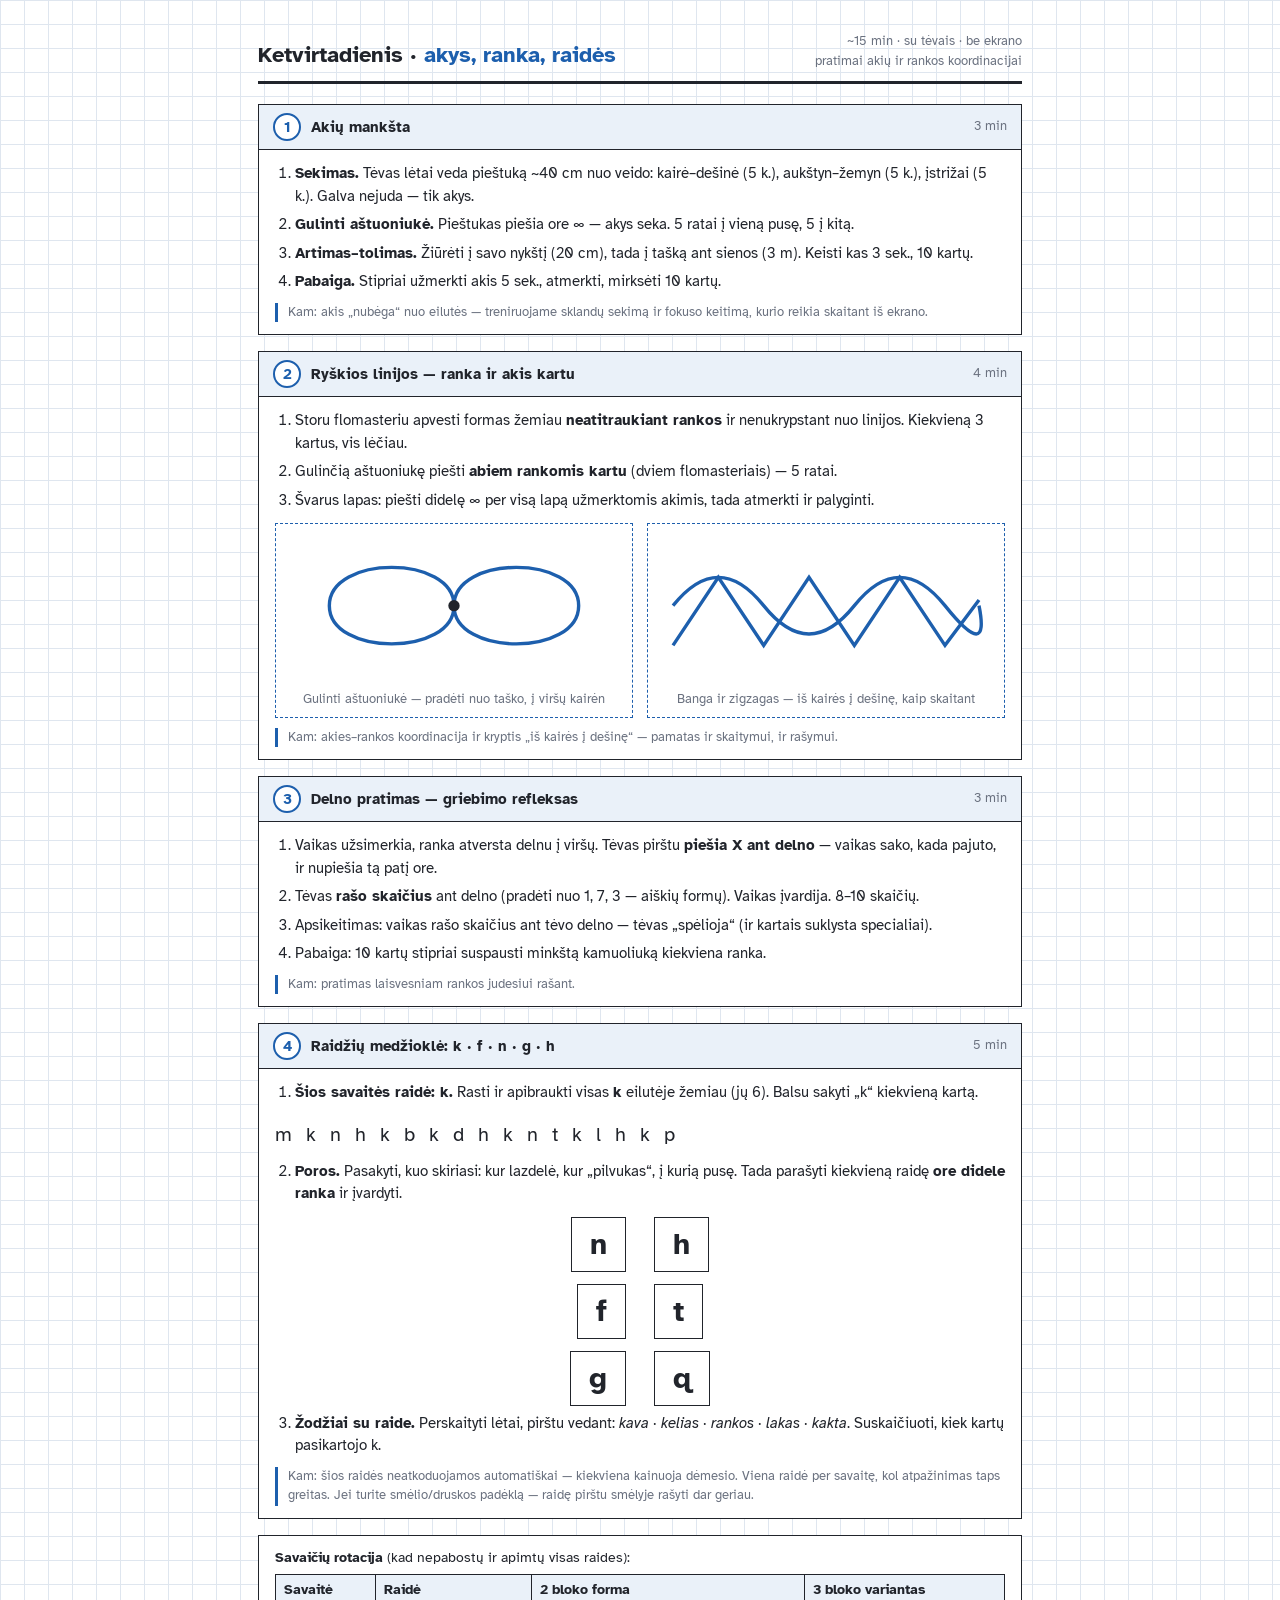
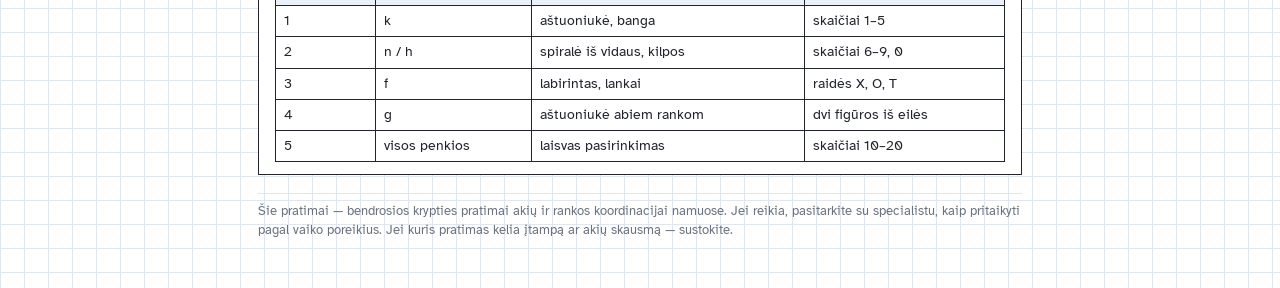
<file: printables/ketvirtadienis-akys-ranka-raides.html>
<!DOCTYPE html>
<html lang="lt">
<head>
<meta charset="UTF-8">
<meta name="viewport" content="width=device-width, initial-scale=1.0">
<title>Ketvirtadienio 15 minučių — akys, ranka, raidės</title>
<link rel="preconnect" href="https://fonts.googleapis.com">
<link rel="preconnect" href="https://fonts.gstatic.com" crossorigin>
<link href="https://fonts.googleapis.com/css2?family=Atkinson+Hyperlegible:ital,wght@0,400;0,700&display=swap" rel="stylesheet">
<style>
  :root { --ink:#21242b; --grid:#dfe6ef; --accent:#1d5fad; --accent-soft:#eaf1f9; --paper:#fff; --muted:#6b7280; }
  * { margin:0; padding:0; box-sizing:border-box; }
  body {
    font-family:"Atkinson Hyperlegible", Arial, sans-serif; color:var(--ink);
    background: linear-gradient(var(--grid) 1px, transparent 1px), linear-gradient(90deg, var(--grid) 1px, transparent 1px);
    background-size:24px 24px; background-color:var(--paper); line-height:1.5; font-size:15px;
  }
  .page { max-width:820px; margin:0 auto; padding:32px 28px 48px; }
  header { border-bottom:3px solid var(--ink); padding-bottom:10px; margin-bottom:20px; display:flex; justify-content:space-between; align-items:flex-end; flex-wrap:wrap; gap:10px; }
  h1 { font-size:22px; } h1 span { color:var(--accent); }
  .meta { font-size:13px; color:var(--muted); text-align:right; }

  .block { background:var(--paper); border:1.5px solid var(--ink); margin-bottom:16px; page-break-inside:avoid; }
  .block-head { display:flex; align-items:center; gap:10px; padding:8px 14px; background:var(--accent-soft); border-bottom:1.5px solid var(--ink); }
  .num { width:28px; height:28px; border:2px solid var(--accent); border-radius:50%; display:flex; align-items:center; justify-content:center; font-weight:700; color:var(--accent); background:var(--paper); flex-shrink:0; }
  .block-head h2 { font-size:15px; }
  .block-head .mins { margin-left:auto; font-size:13px; color:var(--muted); white-space:nowrap; }
  .block-body { padding:12px 16px; }
  .block-body ol { padding-left:20px; }
  .block-body li { margin-bottom:6px; }
  .why { color:var(--muted); font-size:13px; border-left:3px solid var(--accent); padding-left:10px; margin-top:10px; }

  .practice { display:grid; grid-template-columns:1fr 1fr; gap:14px; margin-top:12px; }
  .practice figure { border:1.5px dashed var(--accent); padding:8px; text-align:center; }
  .practice figcaption { font-size:12.5px; color:var(--muted); margin-top:4px; }
  svg { max-width:100%; height:auto; }

  .letters { font-size:26px; letter-spacing:6px; line-height:1.9; font-weight:700; word-break:break-all; padding:6px 0; }
  .letters.small { font-size:20px; letter-spacing:4px; font-weight:400; }
  .pair { display:flex; gap:28px; font-size:30px; font-weight:700; justify-content:center; padding:6px 0; }
  .pair span { border:1.5px solid var(--ink); padding:4px 18px; background:var(--paper); }

  .rotation { background:var(--paper); border:1.5px solid var(--ink); padding:12px 16px; font-size:13.5px; }
  .rotation table { width:100%; border-collapse:collapse; margin-top:6px; }
  .rotation th, .rotation td { border:1px solid var(--ink); padding:5px 8px; text-align:left; vertical-align:top; }
  .rotation th { background:var(--accent-soft); }

  .note { font-size:12.5px; color:var(--muted); margin-top:18px; border-top:1px solid var(--grid); padding-top:8px; }

  @media print { body{background:var(--paper);} .page{padding:8mm; max-width:none;} }
  @media (max-width:560px) { .practice{grid-template-columns:1fr;} }
</style>
</head>
<body>
<div class="page">

<header>
  <h1>Ketvirtadienis · <span>akys, ranka, raidės</span></h1>
  <div class="meta">~15 min · su tėvais · be ekrano<br>pratimai akių ir rankos koordinacijai</div>
</header>

<!-- 1 -->
<div class="block">
  <div class="block-head"><div class="num">1</div><h2>Akių mankšta</h2><div class="mins">3 min</div></div>
  <div class="block-body">
    <ol>
      <li><strong>Sekimas.</strong> Tėvas lėtai veda pieštuką ~40 cm nuo veido: kairė–dešinė (5 k.), aukštyn–žemyn (5 k.), įstrižai (5 k.). Galva nejuda — tik akys.</li>
      <li><strong>Gulinti aštuoniukė.</strong> Pieštukas piešia ore ∞ — akys seka. 5 ratai į vieną pusę, 5 į kitą.</li>
      <li><strong>Artimas–tolimas.</strong> Žiūrėti į savo nykštį (20 cm), tada į tašką ant sienos (3 m). Keisti kas 3 sek., 10 kartų.</li>
      <li><strong>Pabaiga.</strong> Stipriai užmerkti akis 5 sek., atmerkti, mirksėti 10 kartų.</li>
    </ol>
    <p class="why">Kam: akis „nubėga“ nuo eilutės — treniruojame sklandų sekimą ir fokuso keitimą, kurio reikia skaitant iš ekrano.</p>
  </div>
</div>

<!-- 2 -->
<div class="block">
  <div class="block-head"><div class="num">2</div><h2>Ryškios linijos — ranka ir akis kartu</h2><div class="mins">4 min</div></div>
  <div class="block-body">
    <ol>
      <li>Storu flomasteriu apvesti formas žemiau <strong>neatitraukiant rankos</strong> ir nenukrypstant nuo linijos. Kiekvieną 3 kartus, vis lėčiau.</li>
      <li>Gulinčią aštuoniukę piešti <strong>abiem rankomis kartu</strong> (dviem flomasteriais) — 5 ratai.</li>
      <li>Švarus lapas: piešti didelę ∞ per visą lapą užmerktomis akimis, tada atmerkti ir palyginti.</li>
    </ol>
    <div class="practice">
      <figure>
        <svg viewBox="0 0 300 130" xmlns="http://www.w3.org/2000/svg">
          <path d="M150 65 C150 20 40 20 40 65 C40 110 150 110 150 65 C150 20 260 20 260 65 C260 110 150 110 150 65" fill="none" stroke="#1d5fad" stroke-width="3"/>
          <circle cx="150" cy="65" r="5" fill="#21242b"/>
        </svg>
        <figcaption>Gulinti aštuoniukė — pradėti nuo taško, į viršų kairėn</figcaption>
      </figure>
      <figure>
        <svg viewBox="0 0 300 130" xmlns="http://www.w3.org/2000/svg">
          <path d="M15 65 Q55 15 95 65 T175 65 T255 65 T285 65" fill="none" stroke="#1d5fad" stroke-width="3"/>
          <path d="M15 100 L55 40 L95 100 L135 40 L175 100 L215 40 L255 100 L285 60" fill="none" stroke="#1d5fad" stroke-width="3"/>
        </svg>
        <figcaption>Banga ir zigzagas — iš kairės į dešinę, kaip skaitant</figcaption>
      </figure>
    </div>
    <p class="why">Kam: akies–rankos koordinacija ir kryptis „iš kairės į dešinę“ — pamatas ir skaitymui, ir rašymui.</p>
  </div>
</div>

<!-- 3 -->
<div class="block">
  <div class="block-head"><div class="num">3</div><h2>Delno pratimas — griebimo refleksas</h2><div class="mins">3 min</div></div>
  <div class="block-body">
    <ol>
      <li>Vaikas užsimerkia, ranka atversta delnu į viršų. Tėvas pirštu <strong>piešia X ant delno</strong> — vaikas sako, kada pajuto, ir nupiešia tą patį ore.</li>
      <li>Tėvas <strong>rašo skaičius</strong> ant delno (pradėti nuo 1, 7, 3 — aiškių formų). Vaikas įvardija. 8–10 skaičių.</li>
      <li>Apsikeitimas: vaikas rašo skaičius ant tėvo delno — tėvas „spėlioja“ (ir kartais suklysta specialiai).</li>
      <li>Pabaiga: 10 kartų stipriai suspausti minkštą kamuoliuką kiekviena ranka.</li>
    </ol>
    <p class="why">Kam: pratimas laisvesniam rankos judesiui rašant.</p>
  </div>
</div>

<!-- 4 -->
<div class="block">
  <div class="block-head"><div class="num">4</div><h2>Raidžių medžioklė: k · f · n · g · h</h2><div class="mins">5 min</div></div>
  <div class="block-body">
    <ol>
      <li><strong>Šios savaitės raidė: k.</strong> Rasti ir apibraukti visas <strong>k</strong> eilutėje žemiau (jų 6). Balsu sakyti „k“ kiekvieną kartą.</li>
    </ol>
    <div class="letters small">m k n h k b k d h k n t k l h k p</div>
    <ol start="2">
      <li><strong>Poros.</strong> Pasakyti, kuo skiriasi: kur lazdelė, kur „pilvukas“, į kurią pusę. Tada parašyti kiekvieną raidę <strong>ore didele ranka</strong> ir įvardyti.</li>
    </ol>
    <div class="pair"><span>n</span><span>h</span></div>
    <div class="pair"><span>f</span><span>t</span></div>
    <div class="pair"><span>g</span><span>q</span></div>
    <ol start="3">
      <li><strong>Žodžiai su raide.</strong> Perskaityti lėtai, pirštu vedant: <em>kava · kelias · rankos · lakas · kakta</em>. Suskaičiuoti, kiek kartų pasikartojo k.</li>
    </ol>
    <p class="why">Kam: šios raidės neatkoduojamos automatiškai — kiekviena kainuoja dėmesio. Viena raidė per savaitę, kol atpažinimas taps greitas. Jei turite smėlio/druskos padėklą — raidę pirštu smėlyje rašyti dar geriau.</p>
  </div>
</div>

<div class="rotation">
  <strong>Savaičių rotacija</strong> (kad nepabostų ir apimtų visas raides):
  <table>
    <tr><th>Savaitė</th><th>Raidė</th><th>2 bloko forma</th><th>3 bloko variantas</th></tr>
    <tr><td>1</td><td>k</td><td>aštuoniukė, banga</td><td>skaičiai 1–5</td></tr>
    <tr><td>2</td><td>n / h</td><td>spiralė iš vidaus, kilpos</td><td>skaičiai 6–9, 0</td></tr>
    <tr><td>3</td><td>f</td><td>labirintas, lankai</td><td>raidės X, O, T</td></tr>
    <tr><td>4</td><td>g</td><td>aštuoniukė abiem rankom</td><td>dvi figūros iš eilės</td></tr>
    <tr><td>5</td><td>visos penkios</td><td>laisvas pasirinkimas</td><td>skaičiai 10–20</td></tr>
  </table>
</div>

<p class="note">Šie pratimai — bendrosios krypties pratimai akių ir rankos koordinacijai namuose. Jei reikia, pasitarkite su specialistu, kaip pritaikyti pagal vaiko poreikius. Jei kuris pratimas kelia įtampą ar akių skausmą — sustokite.</p>

</div>
</body>
</html>
</file>
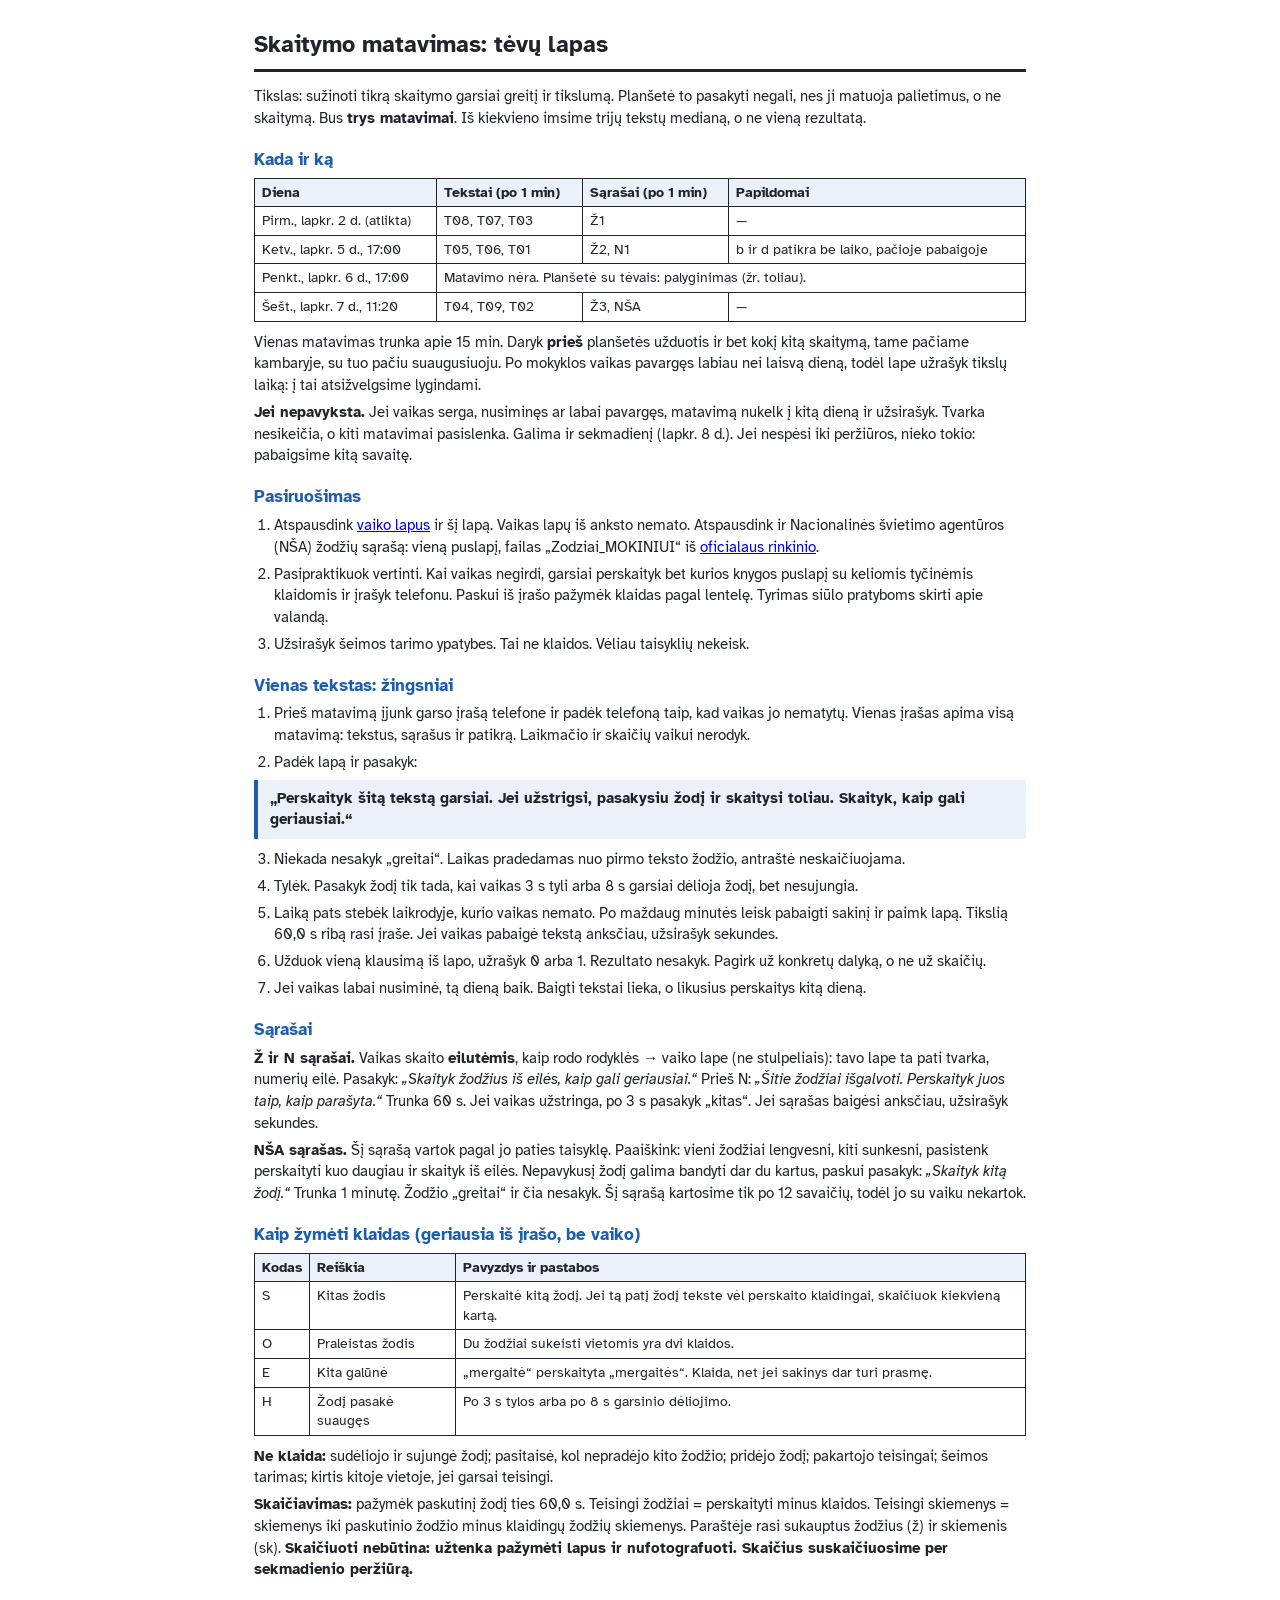
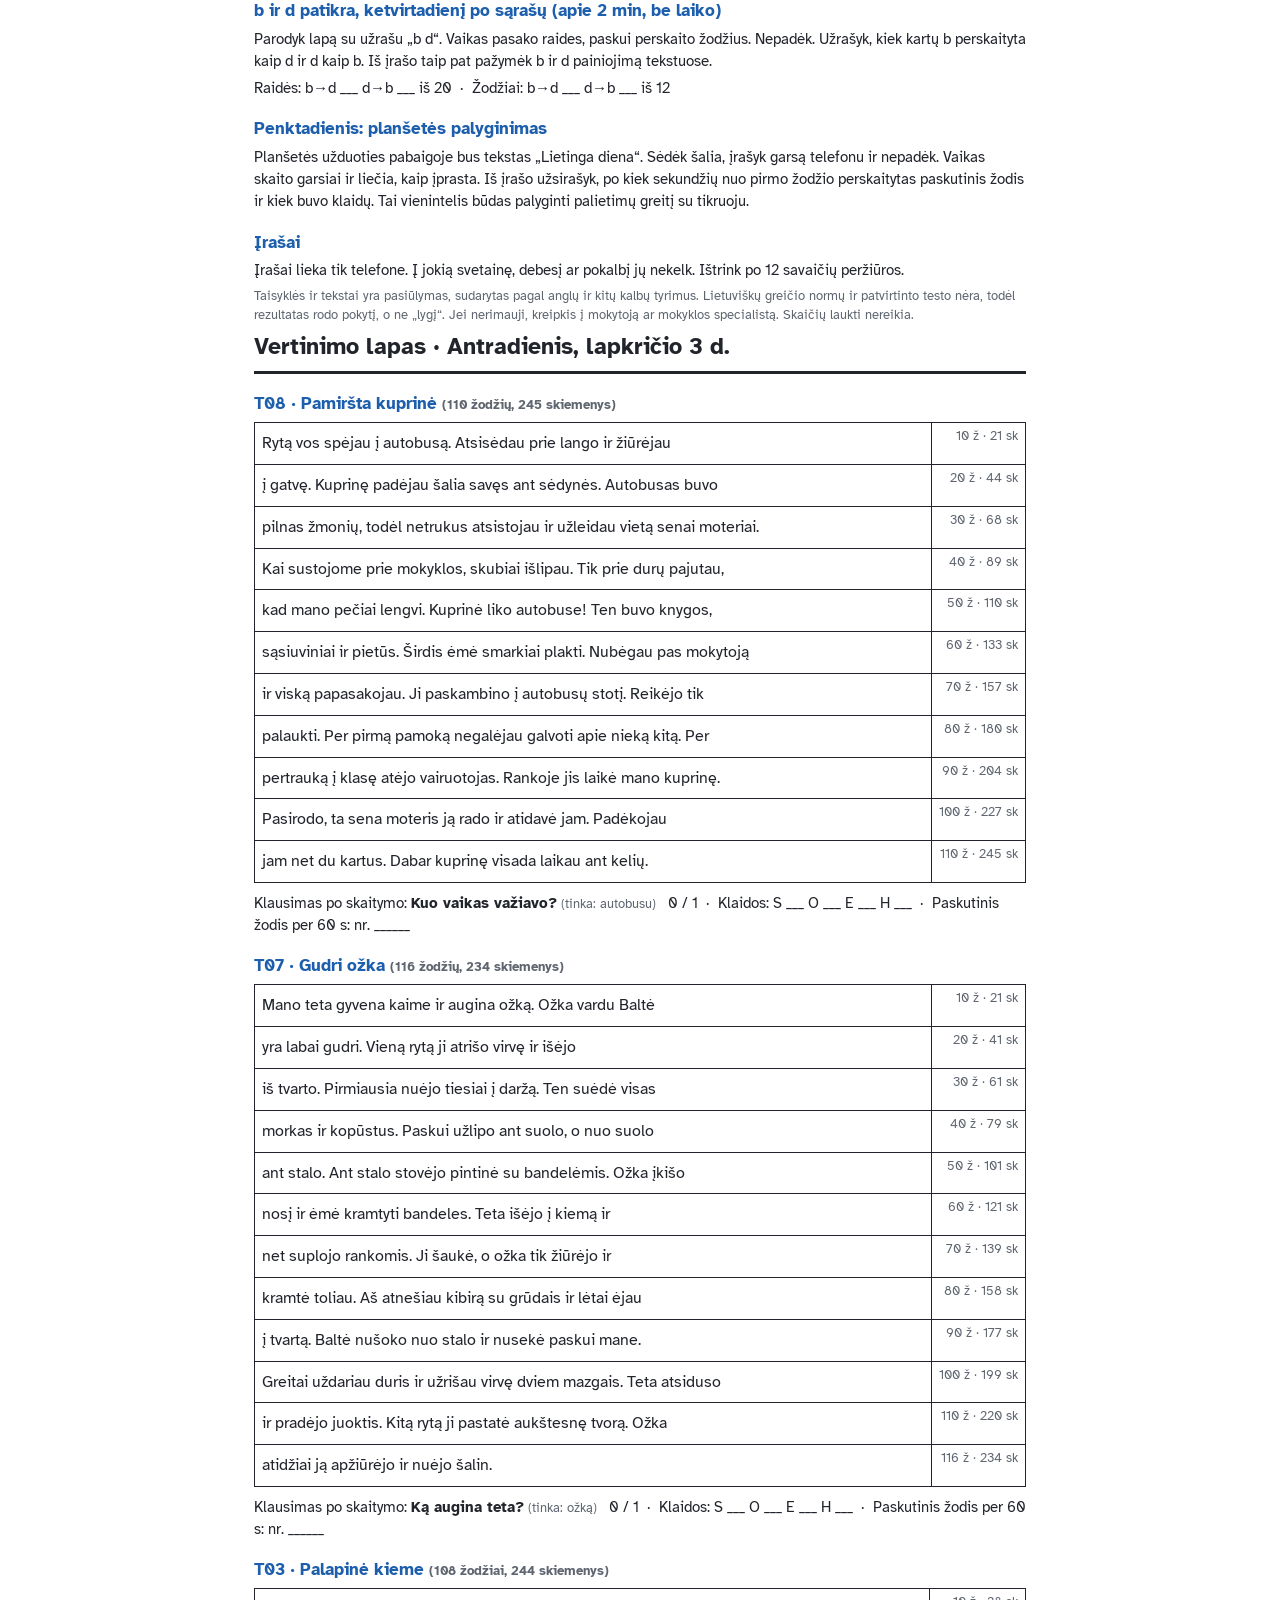
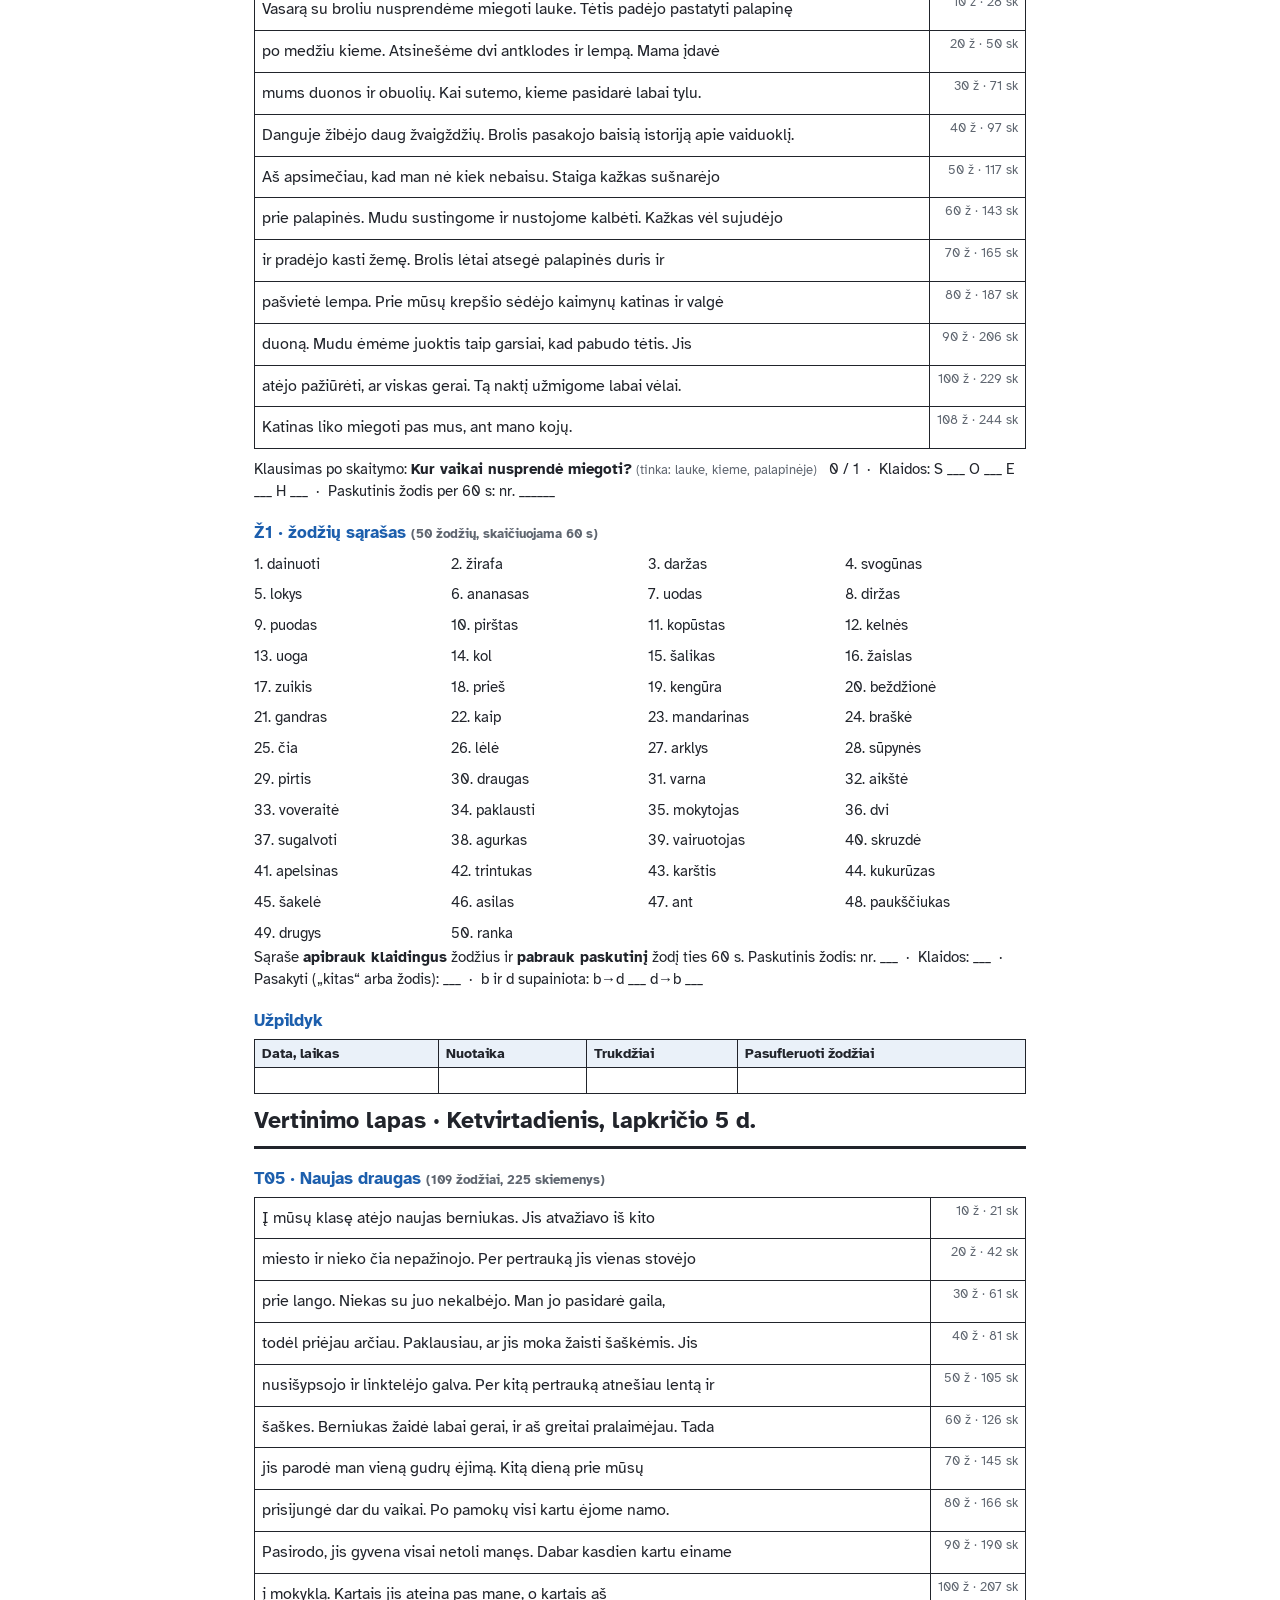
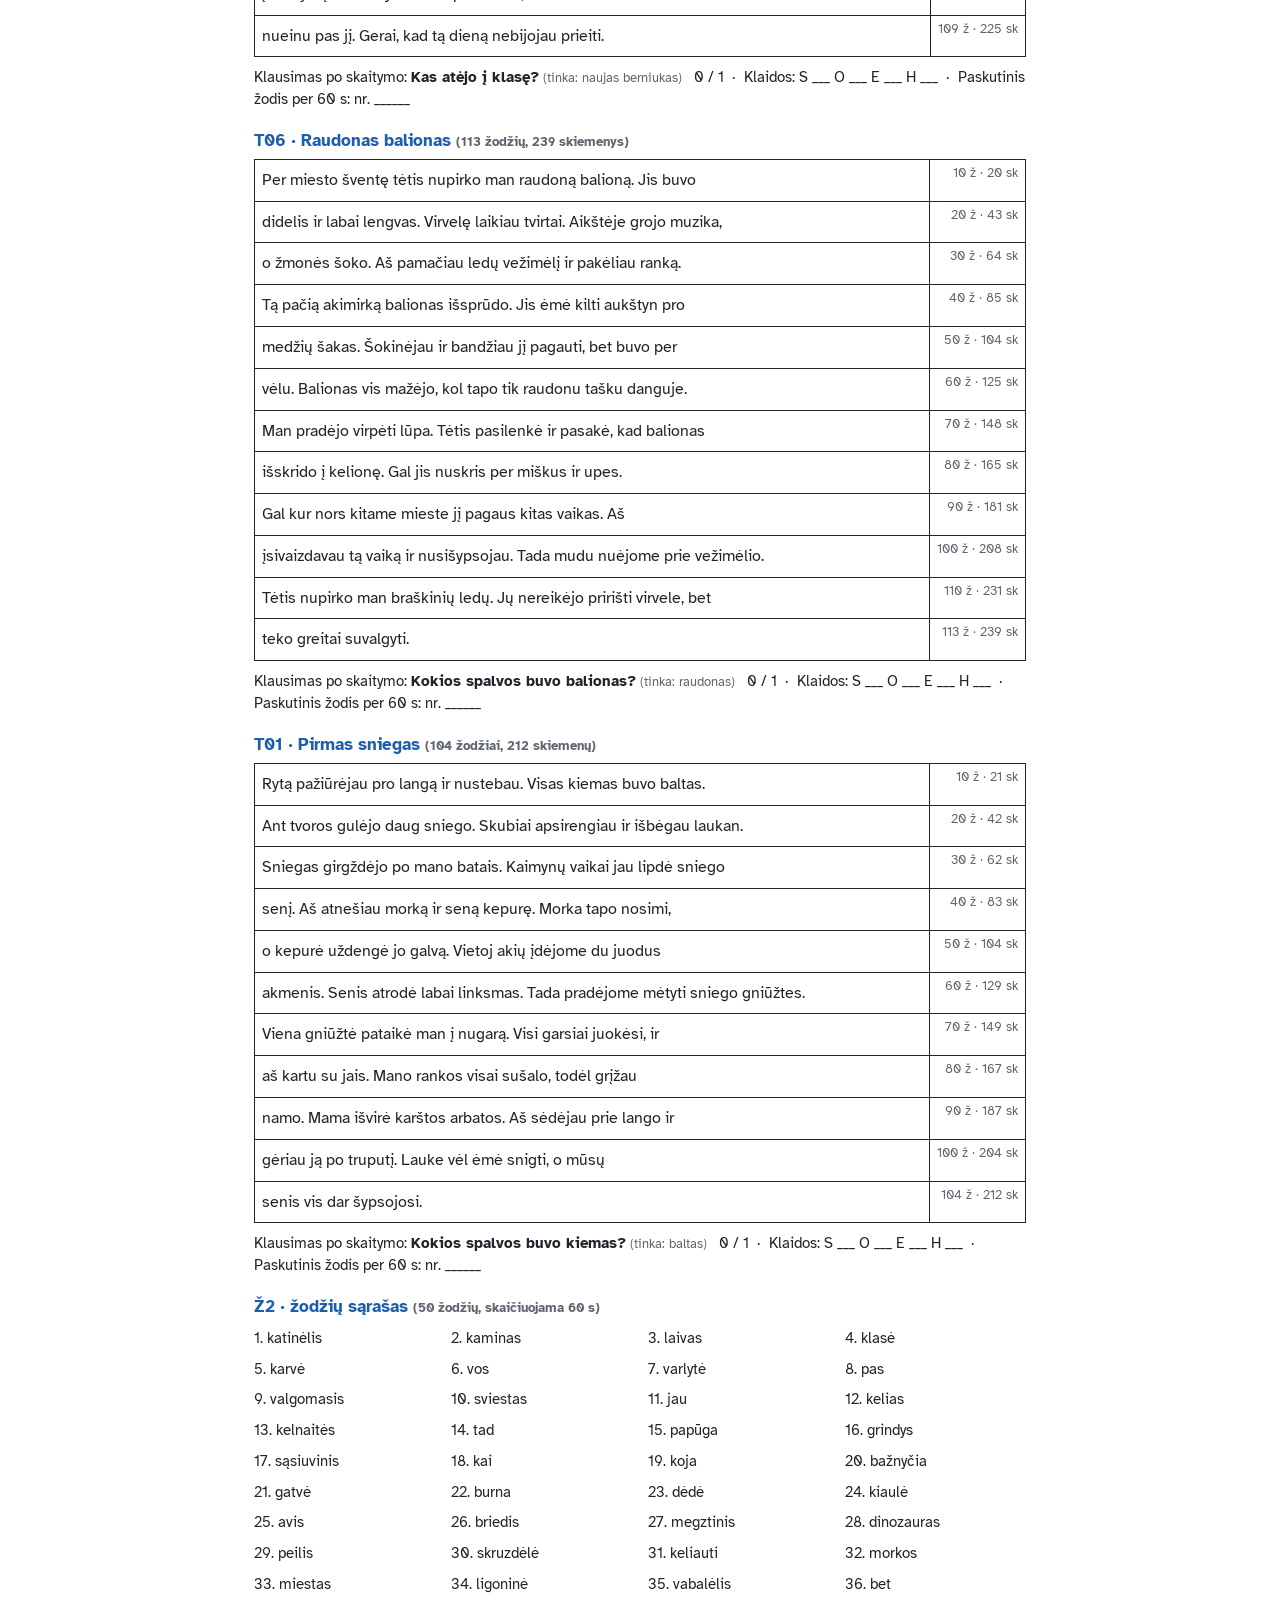
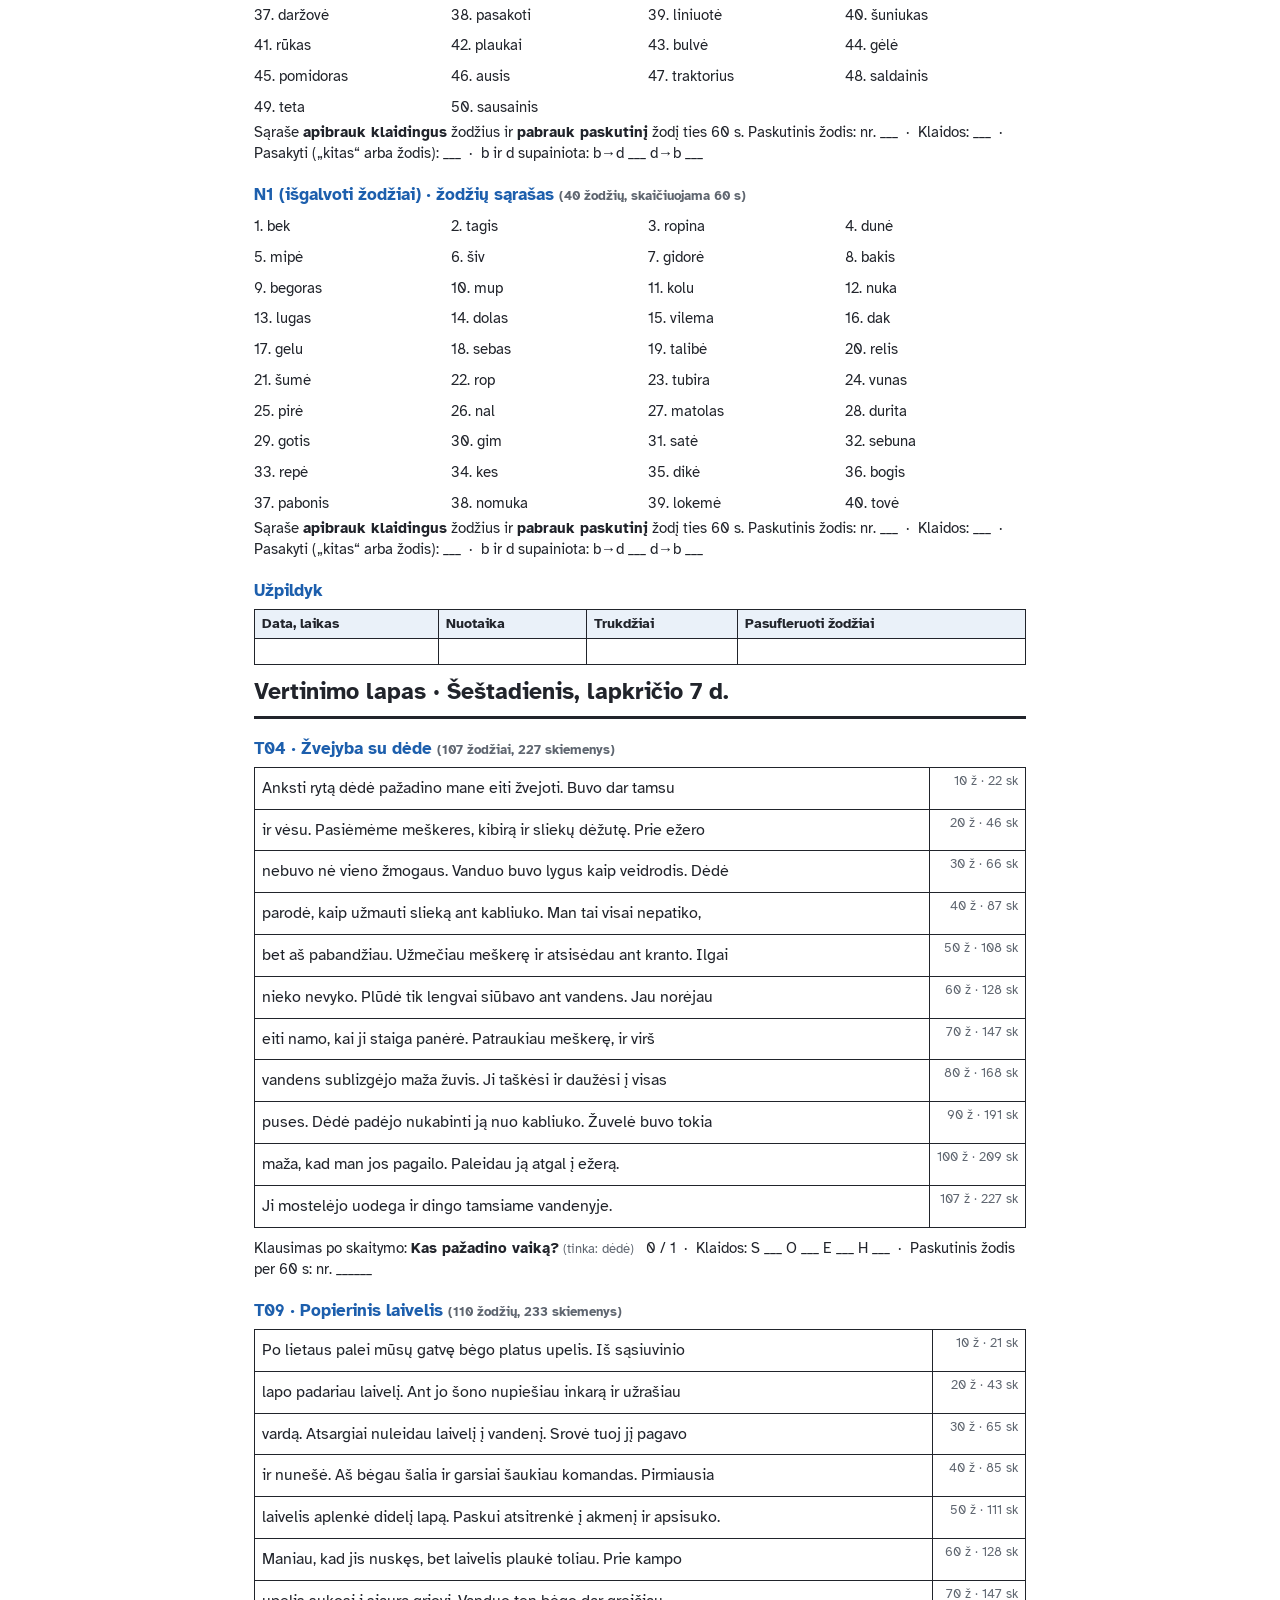
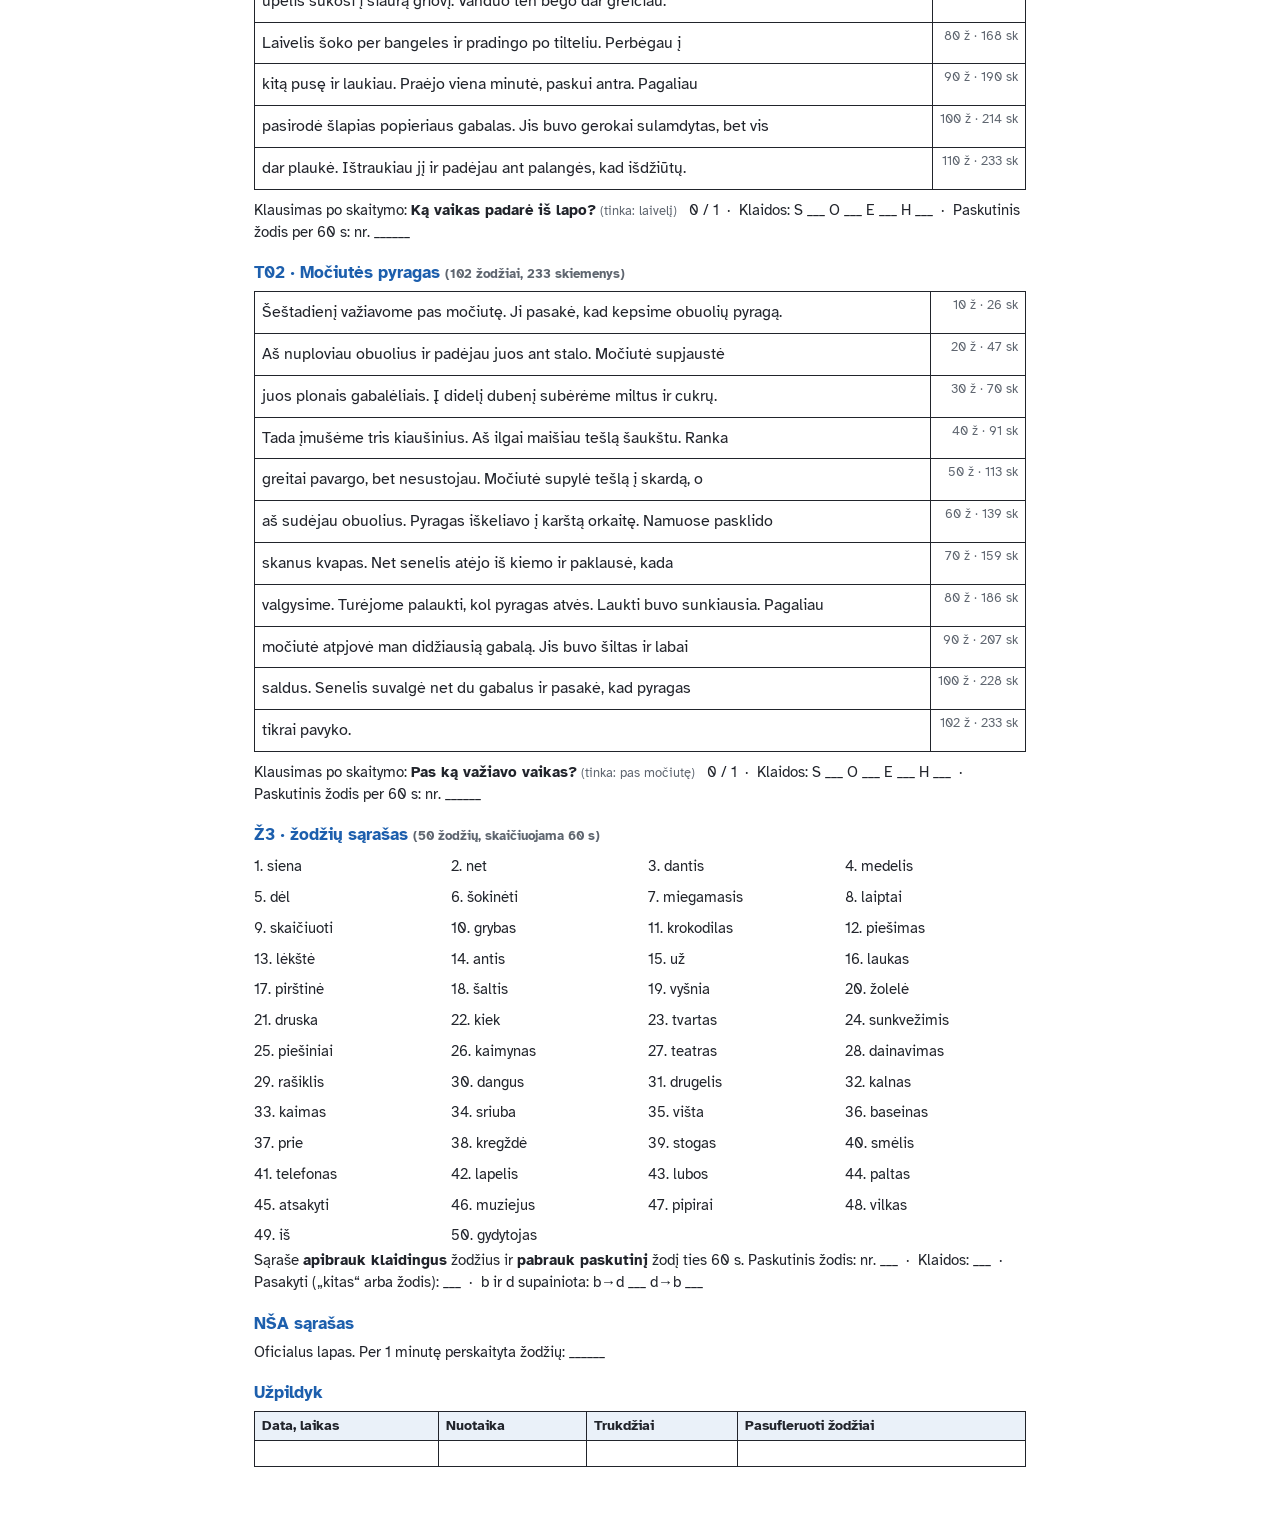
<file: printables/skaitymo-matavimas-tevams.html>
<!DOCTYPE html>
<html lang="lt">
<head>
<meta charset="UTF-8">
<meta name="viewport" content="width=device-width, initial-scale=1.0">
<meta name="robots" content="noindex">
<title>Skaitymo matavimas tėvams</title>
<link rel="preconnect" href="https://fonts.googleapis.com">
<link href="https://fonts.googleapis.com/css2?family=Atkinson+Hyperlegible:ital,wght@0,400;0,700&display=swap" rel="stylesheet">
<style>
:root{--ink:#21242b;--grid:#dfe6ef;--accent:#1d5fad;--soft:#eaf1f9;--paper:#fff;--muted:#5f6670}
*{margin:0;padding:0;box-sizing:border-box}
body{font-family:"Atkinson Hyperlegible",Arial,sans-serif;color:var(--ink);background:var(--paper);line-height:1.45;font-size:15px}
.page{max-width:820px;margin:0 auto;padding:28px 24px 40px}
h1{font-size:23px;border-bottom:3px solid var(--ink);padding-bottom:8px;margin-bottom:14px}
h2{font-size:16.5px;margin:18px 0 6px;color:var(--accent)}
p,li{margin-bottom:5px} ol,ul{padding-left:20px}
table{width:100%;border-collapse:collapse;margin:6px 0 10px}
th,td{border:1px solid var(--ink);padding:4px 7px;text-align:left;vertical-align:top;font-size:13.5px}
th{background:var(--soft)}
.say{border-left:4px solid var(--accent);background:var(--soft);padding:8px 12px;margin:6px 0 10px;font-weight:700}
.muted{color:var(--muted);font-size:13px}
.break{break-before:page;page-break-before:always}
.score td.c{white-space:nowrap;text-align:right;width:70px;color:var(--muted);font-size:12.5px}
.score td.t{font-size:16px;line-height:2.05}
.grid4{display:grid;grid-template-columns:repeat(4,1fr);gap:3px 16px}
.grid4 span{padding:3px 0}
.fill{height:26px}
.child h1{border:0;font-size:30px;margin-bottom:18px}
.child .text{font-size:27px;line-height:1.85}
.child .list{display:grid;grid-template-columns:auto repeat(4,1fr);gap:12px 10px;font-size:24px}
.child .list .arrow{color:var(--muted);font-size:20px;padding-right:4px}
.child .bd{font-size:48px;letter-spacing:22px;line-height:1.6}
.code{float:right;font-size:12px;color:var(--muted)}
@media print{.page{padding:6mm;max-width:none}a{color:inherit;text-decoration:none}}
@media (max-width:560px){.grid4{grid-template-columns:repeat(2,1fr)}.child .text{font-size:23px}.child .list{font-size:19px;gap:10px 8px}}
</style>
</head>
<body class="">
<div class="page">
<h1>Skaitymo matavimas: tėvų lapas</h1>
<p>Tikslas: sužinoti tikrą skaitymo garsiai greitį ir tikslumą. Planšetė to pasakyti negali, nes ji matuoja palietimus, o ne skaitymą. Bus <b>trys matavimai</b>. Iš kiekvieno imsime trijų tekstų medianą, o ne vieną rezultatą.</p>

<h2>Kada ir ką</h2>
<table>
<tr><th>Diena</th><th>Tekstai (po 1 min)</th><th>Sąrašai (po 1 min)</th><th>Papildomai</th></tr>
<tr><td>Pirm., lapkr. 2 d. (atlikta)</td><td>T08, T07, T03</td><td>Ž1</td><td>—</td></tr>
<tr><td>Ketv., lapkr. 5 d., 17:00</td><td>T05, T06, T01</td><td>Ž2, N1</td><td>b ir d patikra be laiko, pačioje pabaigoje</td></tr>
<tr><td>Penkt., lapkr. 6 d., 17:00</td><td colspan="3">Matavimo nėra. Planšetė su tėvais: palyginimas (žr. toliau).</td></tr>
<tr><td>Šešt., lapkr. 7 d., 11:20</td><td>T04, T09, T02</td><td>Ž3, NŠA</td><td>—</td></tr>
</table>
<p>Vienas matavimas trunka apie 15 min. Daryk <b>prieš</b> planšetės užduotis ir bet kokį kitą skaitymą, tame pačiame kambaryje, su tuo pačiu suaugusiuoju. Po mokyklos vaikas pavargęs labiau nei laisvą dieną, todėl lape užrašyk tikslų laiką: į tai atsižvelgsime lygindami.</p>
<p><b>Jei nepavyksta.</b> Jei vaikas serga, nusiminęs ar labai pavargęs, matavimą nukelk į kitą dieną ir užsirašyk. Tvarka nesikeičia, o kiti matavimai pasislenka. Galima ir sekmadienį (lapkr. 8 d.). Jei nespėsi iki peržiūros, nieko tokio: pabaigsime kitą savaitę.</p>

<h2>Pasiruošimas</h2>
<ol>
<li>Atspausdink <a href="skaitymo-matavimas-vaikui.html">vaiko lapus</a> ir šį lapą. Vaikas lapų iš anksto nemato. Atspausdink ir Nacionalinės švietimo agentūros (NŠA) žodžių sąrašą: vieną puslapį, failas „Zodziai_MOKINIUI“ iš <a href="https://emokykla.lt/upload/files/2023/07/19/diagnostiniai-skaitymo-vertinimo-irankiai-1-3-klasei.7z">oficialaus rinkinio</a>.</li>
<li>Pasipraktikuok vertinti. Kai vaikas negirdi, garsiai perskaityk bet kurios knygos puslapį su keliomis tyčinėmis klaidomis ir įrašyk telefonu. Paskui iš įrašo pažymėk klaidas pagal lentelę. Tyrimas siūlo pratyboms skirti apie valandą.</li>
<li>Užsirašyk šeimos tarimo ypatybes. Tai ne klaidos. Vėliau taisyklių nekeisk.</li>
</ol>

<h2>Vienas tekstas: žingsniai</h2>
<ol>
<li>Prieš matavimą įjunk garso įrašą telefone ir padėk telefoną taip, kad vaikas jo nematytų. Vienas įrašas apima visą matavimą: tekstus, sąrašus ir patikrą. Laikmačio ir skaičių vaikui nerodyk.</li>
<li>Padėk lapą ir pasakyk:</li>
</ol>
<div class="say">„Perskaityk šitą tekstą garsiai. Jei užstrigsi, pasakysiu žodį ir skaitysi toliau. Skaityk, kaip gali geriausiai.“</div>
<ol start="3">
<li>Niekada nesakyk „greitai“. Laikas pradedamas nuo pirmo teksto žodžio, antraštė neskaičiuojama.</li>
<li>Tylėk. Pasakyk žodį tik tada, kai vaikas 3 s tyli arba 8 s garsiai dėlioja žodį, bet nesujungia.</li>
<li>Laiką pats stebėk laikrodyje, kurio vaikas nemato. Po maždaug minutės leisk pabaigti sakinį ir paimk lapą. Tikslią 60,0 s ribą rasi įraše. Jei vaikas pabaigė tekstą anksčiau, užsirašyk sekundes.</li>
<li>Užduok vieną klausimą iš lapo, užrašyk 0 arba 1. Rezultato nesakyk. Pagirk už konkretų dalyką, o ne už skaičių.</li>
<li>Jei vaikas labai nusiminė, tą dieną baik. Baigti tekstai lieka, o likusius perskaitys kitą dieną.</li>
</ol>

<h2>Sąrašai</h2>
<p><b>Ž ir N sąrašai.</b> Vaikas skaito <b>eilutėmis</b>, kaip rodo rodyklės → vaiko lape (ne stulpeliais): tavo lape ta pati tvarka, numerių eilė. Pasakyk: <i>„Skaityk žodžius iš eilės, kaip gali geriausiai.“</i> Prieš N: <i>„Šitie žodžiai išgalvoti. Perskaityk juos taip, kaip parašyta.“</i> Trunka 60 s. Jei vaikas užstringa, po 3 s pasakyk „kitas“. Jei sąrašas baigėsi anksčiau, užsirašyk sekundes.</p>
<p><b>NŠA sąrašas.</b> Šį sąrašą vartok pagal jo paties taisyklę. Paaiškink: vieni žodžiai lengvesni, kiti sunkesni, pasistenk perskaityti kuo daugiau ir skaityk iš eilės. Nepavykusį žodį galima bandyti dar du kartus, paskui pasakyk: <i>„Skaityk kitą žodį.“</i> Trunka 1 minutę. Žodžio „greitai“ ir čia nesakyk. Šį sąrašą kartosime tik po 12 savaičių, todėl jo su vaiku nekartok.</p>

<h2>Kaip žymėti klaidas (geriausia iš įrašo, be vaiko)</h2>
<table>
<tr><th>Kodas</th><th>Reiškia</th><th>Pavyzdys ir pastabos</th></tr>
<tr><td>S</td><td>Kitas žodis</td><td>Perskaitė kitą žodį. Jei tą patį žodį tekste vėl perskaito klaidingai, skaičiuok kiekvieną kartą.</td></tr>
<tr><td>O</td><td>Praleistas žodis</td><td>Du žodžiai sukeisti vietomis yra dvi klaidos.</td></tr>
<tr><td>E</td><td>Kita galūnė</td><td>„mergaitė“ perskaityta „mergaitės“. Klaida, net jei sakinys dar turi prasmę.</td></tr>
<tr><td>H</td><td>Žodį pasakė suaugęs</td><td>Po 3 s tylos arba po 8 s garsinio dėliojimo.</td></tr>
</table>
<p><b>Ne klaida:</b> sudėliojo ir sujungė žodį; pasitaisė, kol nepradėjo kito žodžio; pridėjo žodį; pakartojo teisingai; šeimos tarimas; kirtis kitoje vietoje, jei garsai teisingi.</p>
<p><b>Skaičiavimas:</b> pažymėk paskutinį žodį ties 60,0 s. Teisingi žodžiai = perskaityti minus klaidos. Teisingi skiemenys = skiemenys iki paskutinio žodžio minus klaidingų žodžių skiemenys. Paraštėje rasi sukauptus žodžius (ž) ir skiemenis (sk). <b>Skaičiuoti nebūtina: užtenka pažymėti lapus ir nufotografuoti. Skaičius suskaičiuosime per sekmadienio peržiūrą.</b></p>

<h2>b ir d patikra, ketvirtadienį po sąrašų (apie 2 min, be laiko)</h2>
<p>Parodyk lapą su užrašu „b d“. Vaikas pasako raides, paskui perskaito žodžius. Nepadėk. Užrašyk, kiek kartų b perskaityta kaip d ir d kaip b. Iš įrašo taip pat pažymėk b ir d painiojimą tekstuose.</p>
<p>Raidės: b→d ___ d→b ___ iš 20 &nbsp;·&nbsp; Žodžiai: b→d ___ d→b ___ iš 12</p>

<h2>Penktadienis: planšetės palyginimas</h2>
<p>Planšetės užduoties pabaigoje bus tekstas „Lietinga diena“. Sėdėk šalia, įrašyk garsą telefonu ir nepadėk. Vaikas skaito garsiai ir liečia, kaip įprasta. Iš įrašo užsirašyk, po kiek sekundžių nuo pirmo žodžio perskaitytas paskutinis žodis ir kiek buvo klaidų. Tai vienintelis būdas palyginti palietimų greitį su tikruoju.</p>

<h2>Įrašai</h2>
<p>Įrašai lieka tik telefone. Į jokią svetainę, debesį ar pokalbį jų nekelk. Ištrink po 12 savaičių peržiūros.</p>
<p class="muted">Taisyklės ir tekstai yra pasiūlymas, sudarytas pagal anglų ir kitų kalbų tyrimus. Lietuviškų greičio normų ir patvirtinto testo nėra, todėl rezultatas rodo pokytį, o ne „lygį“. Jei nerimauji, kreipkis į mokytoją ar mokyklos specialistą. Skaičių laukti nereikia.</p>
<div class="break"><h1>Vertinimo lapas · Antradienis, lapkričio 3 d.</h1><h2>T08 · Pamiršta kuprinė <span class="muted">(110 žodžių, 245 skiemenys)</span></h2>
<table class="score"><tr><td class="t">Rytą vos spėjau į autobusą. Atsisėdau prie lango ir žiūrėjau</td><td class="c">10 ž · 21 sk</td></tr><tr><td class="t">į gatvę. Kuprinę padėjau šalia savęs ant sėdynės. Autobusas buvo</td><td class="c">20 ž · 44 sk</td></tr><tr><td class="t">pilnas žmonių, todėl netrukus atsistojau ir užleidau vietą senai moteriai.</td><td class="c">30 ž · 68 sk</td></tr><tr><td class="t">Kai sustojome prie mokyklos, skubiai išlipau. Tik prie durų pajutau,</td><td class="c">40 ž · 89 sk</td></tr><tr><td class="t">kad mano pečiai lengvi. Kuprinė liko autobuse! Ten buvo knygos,</td><td class="c">50 ž · 110 sk</td></tr><tr><td class="t">sąsiuviniai ir pietūs. Širdis ėmė smarkiai plakti. Nubėgau pas mokytoją</td><td class="c">60 ž · 133 sk</td></tr><tr><td class="t">ir viską papasakojau. Ji paskambino į autobusų stotį. Reikėjo tik</td><td class="c">70 ž · 157 sk</td></tr><tr><td class="t">palaukti. Per pirmą pamoką negalėjau galvoti apie nieką kitą. Per</td><td class="c">80 ž · 180 sk</td></tr><tr><td class="t">pertrauką į klasę atėjo vairuotojas. Rankoje jis laikė mano kuprinę.</td><td class="c">90 ž · 204 sk</td></tr><tr><td class="t">Pasirodo, ta sena moteris ją rado ir atidavė jam. Padėkojau</td><td class="c">100 ž · 227 sk</td></tr><tr><td class="t">jam net du kartus. Dabar kuprinę visada laikau ant kelių.</td><td class="c">110 ž · 245 sk</td></tr></table>
<p>Klausimas po skaitymo: <b>Kuo vaikas važiavo?</b> <span class="muted">(tinka: autobusu)</span> &nbsp; 0 / 1 &nbsp;·&nbsp; Klaidos: S ___ O ___ E ___ H ___ &nbsp;·&nbsp; Paskutinis žodis per 60 s: nr. ______</p><h2>T07 · Gudri ožka <span class="muted">(116 žodžių, 234 skiemenys)</span></h2>
<table class="score"><tr><td class="t">Mano teta gyvena kaime ir augina ožką. Ožka vardu Baltė</td><td class="c">10 ž · 21 sk</td></tr><tr><td class="t">yra labai gudri. Vieną rytą ji atrišo virvę ir išėjo</td><td class="c">20 ž · 41 sk</td></tr><tr><td class="t">iš tvarto. Pirmiausia nuėjo tiesiai į daržą. Ten suėdė visas</td><td class="c">30 ž · 61 sk</td></tr><tr><td class="t">morkas ir kopūstus. Paskui užlipo ant suolo, o nuo suolo</td><td class="c">40 ž · 79 sk</td></tr><tr><td class="t">ant stalo. Ant stalo stovėjo pintinė su bandelėmis. Ožka įkišo</td><td class="c">50 ž · 101 sk</td></tr><tr><td class="t">nosį ir ėmė kramtyti bandeles. Teta išėjo į kiemą ir</td><td class="c">60 ž · 121 sk</td></tr><tr><td class="t">net suplojo rankomis. Ji šaukė, o ožka tik žiūrėjo ir</td><td class="c">70 ž · 139 sk</td></tr><tr><td class="t">kramtė toliau. Aš atnešiau kibirą su grūdais ir lėtai ėjau</td><td class="c">80 ž · 158 sk</td></tr><tr><td class="t">į tvartą. Baltė nušoko nuo stalo ir nusekė paskui mane.</td><td class="c">90 ž · 177 sk</td></tr><tr><td class="t">Greitai uždariau duris ir užrišau virvę dviem mazgais. Teta atsiduso</td><td class="c">100 ž · 199 sk</td></tr><tr><td class="t">ir pradėjo juoktis. Kitą rytą ji pastatė aukštesnę tvorą. Ožka</td><td class="c">110 ž · 220 sk</td></tr><tr><td class="t">atidžiai ją apžiūrėjo ir nuėjo šalin.</td><td class="c">116 ž · 234 sk</td></tr></table>
<p>Klausimas po skaitymo: <b>Ką augina teta?</b> <span class="muted">(tinka: ožką)</span> &nbsp; 0 / 1 &nbsp;·&nbsp; Klaidos: S ___ O ___ E ___ H ___ &nbsp;·&nbsp; Paskutinis žodis per 60 s: nr. ______</p><h2>T03 · Palapinė kieme <span class="muted">(108 žodžiai, 244 skiemenys)</span></h2>
<table class="score"><tr><td class="t">Vasarą su broliu nusprendėme miegoti lauke. Tėtis padėjo pastatyti palapinę</td><td class="c">10 ž · 28 sk</td></tr><tr><td class="t">po medžiu kieme. Atsinešėme dvi antklodes ir lempą. Mama įdavė</td><td class="c">20 ž · 50 sk</td></tr><tr><td class="t">mums duonos ir obuolių. Kai sutemo, kieme pasidarė labai tylu.</td><td class="c">30 ž · 71 sk</td></tr><tr><td class="t">Danguje žibėjo daug žvaigždžių. Brolis pasakojo baisią istoriją apie vaiduoklį.</td><td class="c">40 ž · 97 sk</td></tr><tr><td class="t">Aš apsimečiau, kad man nė kiek nebaisu. Staiga kažkas sušnarėjo</td><td class="c">50 ž · 117 sk</td></tr><tr><td class="t">prie palapinės. Mudu sustingome ir nustojome kalbėti. Kažkas vėl sujudėjo</td><td class="c">60 ž · 143 sk</td></tr><tr><td class="t">ir pradėjo kasti žemę. Brolis lėtai atsegė palapinės duris ir</td><td class="c">70 ž · 165 sk</td></tr><tr><td class="t">pašvietė lempa. Prie mūsų krepšio sėdėjo kaimynų katinas ir valgė</td><td class="c">80 ž · 187 sk</td></tr><tr><td class="t">duoną. Mudu ėmėme juoktis taip garsiai, kad pabudo tėtis. Jis</td><td class="c">90 ž · 206 sk</td></tr><tr><td class="t">atėjo pažiūrėti, ar viskas gerai. Tą naktį užmigome labai vėlai.</td><td class="c">100 ž · 229 sk</td></tr><tr><td class="t">Katinas liko miegoti pas mus, ant mano kojų.</td><td class="c">108 ž · 244 sk</td></tr></table>
<p>Klausimas po skaitymo: <b>Kur vaikai nusprendė miegoti?</b> <span class="muted">(tinka: lauke, kieme, palapinėje)</span> &nbsp; 0 / 1 &nbsp;·&nbsp; Klaidos: S ___ O ___ E ___ H ___ &nbsp;·&nbsp; Paskutinis žodis per 60 s: nr. ______</p><h2>Ž1 · žodžių sąrašas <span class="muted">(50 žodžių, skaičiuojama 60 s)</span></h2>
<div class="grid4"><span>1. dainuoti</span><span>2. žirafa</span><span>3. daržas</span><span>4. svogūnas</span><span>5. lokys</span><span>6. ananasas</span><span>7. uodas</span><span>8. diržas</span><span>9. puodas</span><span>10. pirštas</span><span>11. kopūstas</span><span>12. kelnės</span><span>13. uoga</span><span>14. kol</span><span>15. šalikas</span><span>16. žaislas</span><span>17. zuikis</span><span>18. prieš</span><span>19. kengūra</span><span>20. beždžionė</span><span>21. gandras</span><span>22. kaip</span><span>23. mandarinas</span><span>24. braškė</span><span>25. čia</span><span>26. lėlė</span><span>27. arklys</span><span>28. sūpynės</span><span>29. pirtis</span><span>30. draugas</span><span>31. varna</span><span>32. aikštė</span><span>33. voveraitė</span><span>34. paklausti</span><span>35. mokytojas</span><span>36. dvi</span><span>37. sugalvoti</span><span>38. agurkas</span><span>39. vairuotojas</span><span>40. skruzdė</span><span>41. apelsinas</span><span>42. trintukas</span><span>43. karštis</span><span>44. kukurūzas</span><span>45. šakelė</span><span>46. asilas</span><span>47. ant</span><span>48. paukščiukas</span><span>49. drugys</span><span>50. ranka</span></div>
<p>Sąraše <b>apibrauk klaidingus</b> žodžius ir <b>pabrauk paskutinį</b> žodį ties 60 s. Paskutinis žodis: nr. ___ &nbsp;·&nbsp; Klaidos: ___ &nbsp;·&nbsp; Pasakyti („kitas“ arba žodis): ___ &nbsp;·&nbsp; b ir d supainiota: b→d ___ d→b ___</p><h2>Užpildyk</h2><table><tr><th>Data, laikas</th><th>Nuotaika</th><th>Trukdžiai</th><th>Pasufleruoti žodžiai</th></tr><tr><td class="fill"></td><td></td><td></td><td></td></tr></table></div><div class="break"><h1>Vertinimo lapas · Ketvirtadienis, lapkričio 5 d.</h1><h2>T05 · Naujas draugas <span class="muted">(109 žodžiai, 225 skiemenys)</span></h2>
<table class="score"><tr><td class="t">Į mūsų klasę atėjo naujas berniukas. Jis atvažiavo iš kito</td><td class="c">10 ž · 21 sk</td></tr><tr><td class="t">miesto ir nieko čia nepažinojo. Per pertrauką jis vienas stovėjo</td><td class="c">20 ž · 42 sk</td></tr><tr><td class="t">prie lango. Niekas su juo nekalbėjo. Man jo pasidarė gaila,</td><td class="c">30 ž · 61 sk</td></tr><tr><td class="t">todėl priėjau arčiau. Paklausiau, ar jis moka žaisti šaškėmis. Jis</td><td class="c">40 ž · 81 sk</td></tr><tr><td class="t">nusišypsojo ir linktelėjo galva. Per kitą pertrauką atnešiau lentą ir</td><td class="c">50 ž · 105 sk</td></tr><tr><td class="t">šaškes. Berniukas žaidė labai gerai, ir aš greitai pralaimėjau. Tada</td><td class="c">60 ž · 126 sk</td></tr><tr><td class="t">jis parodė man vieną gudrų ėjimą. Kitą dieną prie mūsų</td><td class="c">70 ž · 145 sk</td></tr><tr><td class="t">prisijungė dar du vaikai. Po pamokų visi kartu ėjome namo.</td><td class="c">80 ž · 166 sk</td></tr><tr><td class="t">Pasirodo, jis gyvena visai netoli manęs. Dabar kasdien kartu einame</td><td class="c">90 ž · 190 sk</td></tr><tr><td class="t">į mokyklą. Kartais jis ateina pas mane, o kartais aš</td><td class="c">100 ž · 207 sk</td></tr><tr><td class="t">nueinu pas jį. Gerai, kad tą dieną nebijojau prieiti.</td><td class="c">109 ž · 225 sk</td></tr></table>
<p>Klausimas po skaitymo: <b>Kas atėjo į klasę?</b> <span class="muted">(tinka: naujas berniukas)</span> &nbsp; 0 / 1 &nbsp;·&nbsp; Klaidos: S ___ O ___ E ___ H ___ &nbsp;·&nbsp; Paskutinis žodis per 60 s: nr. ______</p><h2>T06 · Raudonas balionas <span class="muted">(113 žodžių, 239 skiemenys)</span></h2>
<table class="score"><tr><td class="t">Per miesto šventę tėtis nupirko man raudoną balioną. Jis buvo</td><td class="c">10 ž · 20 sk</td></tr><tr><td class="t">didelis ir labai lengvas. Virvelę laikiau tvirtai. Aikštėje grojo muzika,</td><td class="c">20 ž · 43 sk</td></tr><tr><td class="t">o žmonės šoko. Aš pamačiau ledų vežimėlį ir pakėliau ranką.</td><td class="c">30 ž · 64 sk</td></tr><tr><td class="t">Tą pačią akimirką balionas išsprūdo. Jis ėmė kilti aukštyn pro</td><td class="c">40 ž · 85 sk</td></tr><tr><td class="t">medžių šakas. Šokinėjau ir bandžiau jį pagauti, bet buvo per</td><td class="c">50 ž · 104 sk</td></tr><tr><td class="t">vėlu. Balionas vis mažėjo, kol tapo tik raudonu tašku danguje.</td><td class="c">60 ž · 125 sk</td></tr><tr><td class="t">Man pradėjo virpėti lūpa. Tėtis pasilenkė ir pasakė, kad balionas</td><td class="c">70 ž · 148 sk</td></tr><tr><td class="t">išskrido į kelionę. Gal jis nuskris per miškus ir upes.</td><td class="c">80 ž · 165 sk</td></tr><tr><td class="t">Gal kur nors kitame mieste jį pagaus kitas vaikas. Aš</td><td class="c">90 ž · 181 sk</td></tr><tr><td class="t">įsivaizdavau tą vaiką ir nusišypsojau. Tada mudu nuėjome prie vežimėlio.</td><td class="c">100 ž · 208 sk</td></tr><tr><td class="t">Tėtis nupirko man braškinių ledų. Jų nereikėjo pririšti virvele, bet</td><td class="c">110 ž · 231 sk</td></tr><tr><td class="t">teko greitai suvalgyti.</td><td class="c">113 ž · 239 sk</td></tr></table>
<p>Klausimas po skaitymo: <b>Kokios spalvos buvo balionas?</b> <span class="muted">(tinka: raudonas)</span> &nbsp; 0 / 1 &nbsp;·&nbsp; Klaidos: S ___ O ___ E ___ H ___ &nbsp;·&nbsp; Paskutinis žodis per 60 s: nr. ______</p><h2>T01 · Pirmas sniegas <span class="muted">(104 žodžiai, 212 skiemenų)</span></h2>
<table class="score"><tr><td class="t">Rytą pažiūrėjau pro langą ir nustebau. Visas kiemas buvo baltas.</td><td class="c">10 ž · 21 sk</td></tr><tr><td class="t">Ant tvoros gulėjo daug sniego. Skubiai apsirengiau ir išbėgau laukan.</td><td class="c">20 ž · 42 sk</td></tr><tr><td class="t">Sniegas girgždėjo po mano batais. Kaimynų vaikai jau lipdė sniego</td><td class="c">30 ž · 62 sk</td></tr><tr><td class="t">senį. Aš atnešiau morką ir seną kepurę. Morka tapo nosimi,</td><td class="c">40 ž · 83 sk</td></tr><tr><td class="t">o kepurė uždengė jo galvą. Vietoj akių įdėjome du juodus</td><td class="c">50 ž · 104 sk</td></tr><tr><td class="t">akmenis. Senis atrodė labai linksmas. Tada pradėjome mėtyti sniego gniūžtes.</td><td class="c">60 ž · 129 sk</td></tr><tr><td class="t">Viena gniūžtė pataikė man į nugarą. Visi garsiai juokėsi, ir</td><td class="c">70 ž · 149 sk</td></tr><tr><td class="t">aš kartu su jais. Mano rankos visai sušalo, todėl grįžau</td><td class="c">80 ž · 167 sk</td></tr><tr><td class="t">namo. Mama išvirė karštos arbatos. Aš sėdėjau prie lango ir</td><td class="c">90 ž · 187 sk</td></tr><tr><td class="t">gėriau ją po truputį. Lauke vėl ėmė snigti, o mūsų</td><td class="c">100 ž · 204 sk</td></tr><tr><td class="t">senis vis dar šypsojosi.</td><td class="c">104 ž · 212 sk</td></tr></table>
<p>Klausimas po skaitymo: <b>Kokios spalvos buvo kiemas?</b> <span class="muted">(tinka: baltas)</span> &nbsp; 0 / 1 &nbsp;·&nbsp; Klaidos: S ___ O ___ E ___ H ___ &nbsp;·&nbsp; Paskutinis žodis per 60 s: nr. ______</p><h2>Ž2 · žodžių sąrašas <span class="muted">(50 žodžių, skaičiuojama 60 s)</span></h2>
<div class="grid4"><span>1. katinėlis</span><span>2. kaminas</span><span>3. laivas</span><span>4. klasė</span><span>5. karvė</span><span>6. vos</span><span>7. varlytė</span><span>8. pas</span><span>9. valgomasis</span><span>10. sviestas</span><span>11. jau</span><span>12. kelias</span><span>13. kelnaitės</span><span>14. tad</span><span>15. papūga</span><span>16. grindys</span><span>17. sąsiuvinis</span><span>18. kai</span><span>19. koja</span><span>20. bažnyčia</span><span>21. gatvė</span><span>22. burna</span><span>23. dėdė</span><span>24. kiaulė</span><span>25. avis</span><span>26. briedis</span><span>27. megztinis</span><span>28. dinozauras</span><span>29. peilis</span><span>30. skruzdėlė</span><span>31. keliauti</span><span>32. morkos</span><span>33. miestas</span><span>34. ligoninė</span><span>35. vabalėlis</span><span>36. bet</span><span>37. daržovė</span><span>38. pasakoti</span><span>39. liniuotė</span><span>40. šuniukas</span><span>41. rūkas</span><span>42. plaukai</span><span>43. bulvė</span><span>44. gėlė</span><span>45. pomidoras</span><span>46. ausis</span><span>47. traktorius</span><span>48. saldainis</span><span>49. teta</span><span>50. sausainis</span></div>
<p>Sąraše <b>apibrauk klaidingus</b> žodžius ir <b>pabrauk paskutinį</b> žodį ties 60 s. Paskutinis žodis: nr. ___ &nbsp;·&nbsp; Klaidos: ___ &nbsp;·&nbsp; Pasakyti („kitas“ arba žodis): ___ &nbsp;·&nbsp; b ir d supainiota: b→d ___ d→b ___</p><h2>N1 (išgalvoti žodžiai) · žodžių sąrašas <span class="muted">(40 žodžių, skaičiuojama 60 s)</span></h2>
<div class="grid4"><span>1. bek</span><span>2. tagis</span><span>3. ropina</span><span>4. dunė</span><span>5. mipė</span><span>6. šiv</span><span>7. gidorė</span><span>8. bakis</span><span>9. begoras</span><span>10. mup</span><span>11. kolu</span><span>12. nuka</span><span>13. lugas</span><span>14. dolas</span><span>15. vilema</span><span>16. dak</span><span>17. gelu</span><span>18. sebas</span><span>19. talibė</span><span>20. relis</span><span>21. šumė</span><span>22. rop</span><span>23. tubira</span><span>24. vunas</span><span>25. pirė</span><span>26. nal</span><span>27. matolas</span><span>28. durita</span><span>29. gotis</span><span>30. gim</span><span>31. satė</span><span>32. sebuna</span><span>33. repė</span><span>34. kes</span><span>35. dikė</span><span>36. bogis</span><span>37. pabonis</span><span>38. nomuka</span><span>39. lokemė</span><span>40. tovė</span></div>
<p>Sąraše <b>apibrauk klaidingus</b> žodžius ir <b>pabrauk paskutinį</b> žodį ties 60 s. Paskutinis žodis: nr. ___ &nbsp;·&nbsp; Klaidos: ___ &nbsp;·&nbsp; Pasakyti („kitas“ arba žodis): ___ &nbsp;·&nbsp; b ir d supainiota: b→d ___ d→b ___</p><h2>Užpildyk</h2><table><tr><th>Data, laikas</th><th>Nuotaika</th><th>Trukdžiai</th><th>Pasufleruoti žodžiai</th></tr><tr><td class="fill"></td><td></td><td></td><td></td></tr></table></div><div class="break"><h1>Vertinimo lapas · Šeštadienis, lapkričio 7 d.</h1><h2>T04 · Žvejyba su dėde <span class="muted">(107 žodžiai, 227 skiemenys)</span></h2>
<table class="score"><tr><td class="t">Anksti rytą dėdė pažadino mane eiti žvejoti. Buvo dar tamsu</td><td class="c">10 ž · 22 sk</td></tr><tr><td class="t">ir vėsu. Pasiėmėme meškeres, kibirą ir sliekų dėžutę. Prie ežero</td><td class="c">20 ž · 46 sk</td></tr><tr><td class="t">nebuvo nė vieno žmogaus. Vanduo buvo lygus kaip veidrodis. Dėdė</td><td class="c">30 ž · 66 sk</td></tr><tr><td class="t">parodė, kaip užmauti slieką ant kabliuko. Man tai visai nepatiko,</td><td class="c">40 ž · 87 sk</td></tr><tr><td class="t">bet aš pabandžiau. Užmečiau meškerę ir atsisėdau ant kranto. Ilgai</td><td class="c">50 ž · 108 sk</td></tr><tr><td class="t">nieko nevyko. Plūdė tik lengvai siūbavo ant vandens. Jau norėjau</td><td class="c">60 ž · 128 sk</td></tr><tr><td class="t">eiti namo, kai ji staiga panėrė. Patraukiau meškerę, ir virš</td><td class="c">70 ž · 147 sk</td></tr><tr><td class="t">vandens sublizgėjo maža žuvis. Ji taškėsi ir daužėsi į visas</td><td class="c">80 ž · 168 sk</td></tr><tr><td class="t">puses. Dėdė padėjo nukabinti ją nuo kabliuko. Žuvelė buvo tokia</td><td class="c">90 ž · 191 sk</td></tr><tr><td class="t">maža, kad man jos pagailo. Paleidau ją atgal į ežerą.</td><td class="c">100 ž · 209 sk</td></tr><tr><td class="t">Ji mostelėjo uodega ir dingo tamsiame vandenyje.</td><td class="c">107 ž · 227 sk</td></tr></table>
<p>Klausimas po skaitymo: <b>Kas pažadino vaiką?</b> <span class="muted">(tinka: dėdė)</span> &nbsp; 0 / 1 &nbsp;·&nbsp; Klaidos: S ___ O ___ E ___ H ___ &nbsp;·&nbsp; Paskutinis žodis per 60 s: nr. ______</p><h2>T09 · Popierinis laivelis <span class="muted">(110 žodžių, 233 skiemenys)</span></h2>
<table class="score"><tr><td class="t">Po lietaus palei mūsų gatvę bėgo platus upelis. Iš sąsiuvinio</td><td class="c">10 ž · 21 sk</td></tr><tr><td class="t">lapo padariau laivelį. Ant jo šono nupiešiau inkarą ir užrašiau</td><td class="c">20 ž · 43 sk</td></tr><tr><td class="t">vardą. Atsargiai nuleidau laivelį į vandenį. Srovė tuoj jį pagavo</td><td class="c">30 ž · 65 sk</td></tr><tr><td class="t">ir nunešė. Aš bėgau šalia ir garsiai šaukiau komandas. Pirmiausia</td><td class="c">40 ž · 85 sk</td></tr><tr><td class="t">laivelis aplenkė didelį lapą. Paskui atsitrenkė į akmenį ir apsisuko.</td><td class="c">50 ž · 111 sk</td></tr><tr><td class="t">Maniau, kad jis nuskęs, bet laivelis plaukė toliau. Prie kampo</td><td class="c">60 ž · 128 sk</td></tr><tr><td class="t">upelis sukosi į siaurą griovį. Vanduo ten bėgo dar greičiau.</td><td class="c">70 ž · 147 sk</td></tr><tr><td class="t">Laivelis šoko per bangeles ir pradingo po tilteliu. Perbėgau į</td><td class="c">80 ž · 168 sk</td></tr><tr><td class="t">kitą pusę ir laukiau. Praėjo viena minutė, paskui antra. Pagaliau</td><td class="c">90 ž · 190 sk</td></tr><tr><td class="t">pasirodė šlapias popieriaus gabalas. Jis buvo gerokai sulamdytas, bet vis</td><td class="c">100 ž · 214 sk</td></tr><tr><td class="t">dar plaukė. Ištraukiau jį ir padėjau ant palangės, kad išdžiūtų.</td><td class="c">110 ž · 233 sk</td></tr></table>
<p>Klausimas po skaitymo: <b>Ką vaikas padarė iš lapo?</b> <span class="muted">(tinka: laivelį)</span> &nbsp; 0 / 1 &nbsp;·&nbsp; Klaidos: S ___ O ___ E ___ H ___ &nbsp;·&nbsp; Paskutinis žodis per 60 s: nr. ______</p><h2>T02 · Močiutės pyragas <span class="muted">(102 žodžiai, 233 skiemenys)</span></h2>
<table class="score"><tr><td class="t">Šeštadienį važiavome pas močiutę. Ji pasakė, kad kepsime obuolių pyragą.</td><td class="c">10 ž · 26 sk</td></tr><tr><td class="t">Aš nuploviau obuolius ir padėjau juos ant stalo. Močiutė supjaustė</td><td class="c">20 ž · 47 sk</td></tr><tr><td class="t">juos plonais gabalėliais. Į didelį dubenį subėrėme miltus ir cukrų.</td><td class="c">30 ž · 70 sk</td></tr><tr><td class="t">Tada įmušėme tris kiaušinius. Aš ilgai maišiau tešlą šaukštu. Ranka</td><td class="c">40 ž · 91 sk</td></tr><tr><td class="t">greitai pavargo, bet nesustojau. Močiutė supylė tešlą į skardą, o</td><td class="c">50 ž · 113 sk</td></tr><tr><td class="t">aš sudėjau obuolius. Pyragas iškeliavo į karštą orkaitę. Namuose pasklido</td><td class="c">60 ž · 139 sk</td></tr><tr><td class="t">skanus kvapas. Net senelis atėjo iš kiemo ir paklausė, kada</td><td class="c">70 ž · 159 sk</td></tr><tr><td class="t">valgysime. Turėjome palaukti, kol pyragas atvės. Laukti buvo sunkiausia. Pagaliau</td><td class="c">80 ž · 186 sk</td></tr><tr><td class="t">močiutė atpjovė man didžiausią gabalą. Jis buvo šiltas ir labai</td><td class="c">90 ž · 207 sk</td></tr><tr><td class="t">saldus. Senelis suvalgė net du gabalus ir pasakė, kad pyragas</td><td class="c">100 ž · 228 sk</td></tr><tr><td class="t">tikrai pavyko.</td><td class="c">102 ž · 233 sk</td></tr></table>
<p>Klausimas po skaitymo: <b>Pas ką važiavo vaikas?</b> <span class="muted">(tinka: pas močiutę)</span> &nbsp; 0 / 1 &nbsp;·&nbsp; Klaidos: S ___ O ___ E ___ H ___ &nbsp;·&nbsp; Paskutinis žodis per 60 s: nr. ______</p><h2>Ž3 · žodžių sąrašas <span class="muted">(50 žodžių, skaičiuojama 60 s)</span></h2>
<div class="grid4"><span>1. siena</span><span>2. net</span><span>3. dantis</span><span>4. medelis</span><span>5. dėl</span><span>6. šokinėti</span><span>7. miegamasis</span><span>8. laiptai</span><span>9. skaičiuoti</span><span>10. grybas</span><span>11. krokodilas</span><span>12. piešimas</span><span>13. lėkštė</span><span>14. antis</span><span>15. už</span><span>16. laukas</span><span>17. pirštinė</span><span>18. šaltis</span><span>19. vyšnia</span><span>20. žolelė</span><span>21. druska</span><span>22. kiek</span><span>23. tvartas</span><span>24. sunkvežimis</span><span>25. piešiniai</span><span>26. kaimynas</span><span>27. teatras</span><span>28. dainavimas</span><span>29. rašiklis</span><span>30. dangus</span><span>31. drugelis</span><span>32. kalnas</span><span>33. kaimas</span><span>34. sriuba</span><span>35. višta</span><span>36. baseinas</span><span>37. prie</span><span>38. kregždė</span><span>39. stogas</span><span>40. smėlis</span><span>41. telefonas</span><span>42. lapelis</span><span>43. lubos</span><span>44. paltas</span><span>45. atsakyti</span><span>46. muziejus</span><span>47. pipirai</span><span>48. vilkas</span><span>49. iš</span><span>50. gydytojas</span></div>
<p>Sąraše <b>apibrauk klaidingus</b> žodžius ir <b>pabrauk paskutinį</b> žodį ties 60 s. Paskutinis žodis: nr. ___ &nbsp;·&nbsp; Klaidos: ___ &nbsp;·&nbsp; Pasakyti („kitas“ arba žodis): ___ &nbsp;·&nbsp; b ir d supainiota: b→d ___ d→b ___</p><h2>NŠA sąrašas</h2><p>Oficialus lapas. Per 1 minutę perskaityta žodžių: ______</p><h2>Užpildyk</h2><table><tr><th>Data, laikas</th><th>Nuotaika</th><th>Trukdžiai</th><th>Pasufleruoti žodžiai</th></tr><tr><td class="fill"></td><td></td><td></td><td></td></tr></table></div></div>
</body>
</html>
</file>
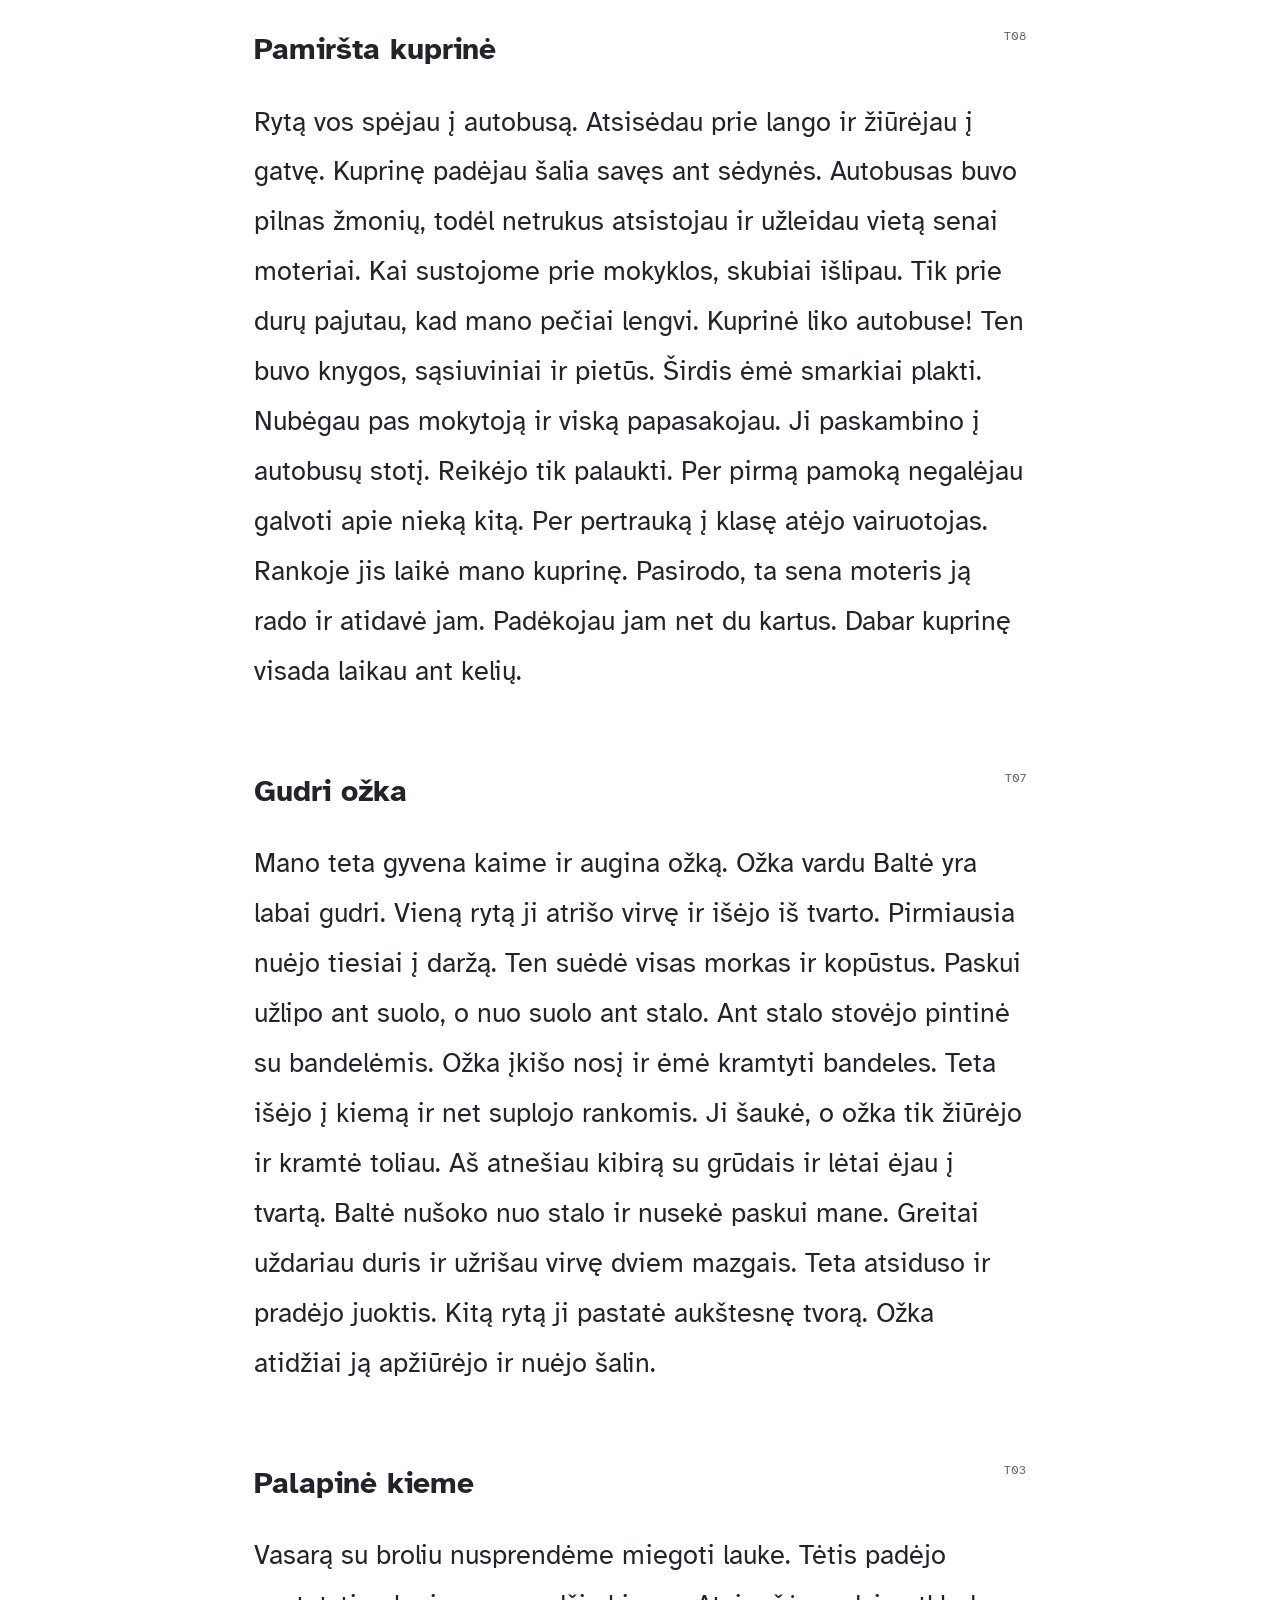
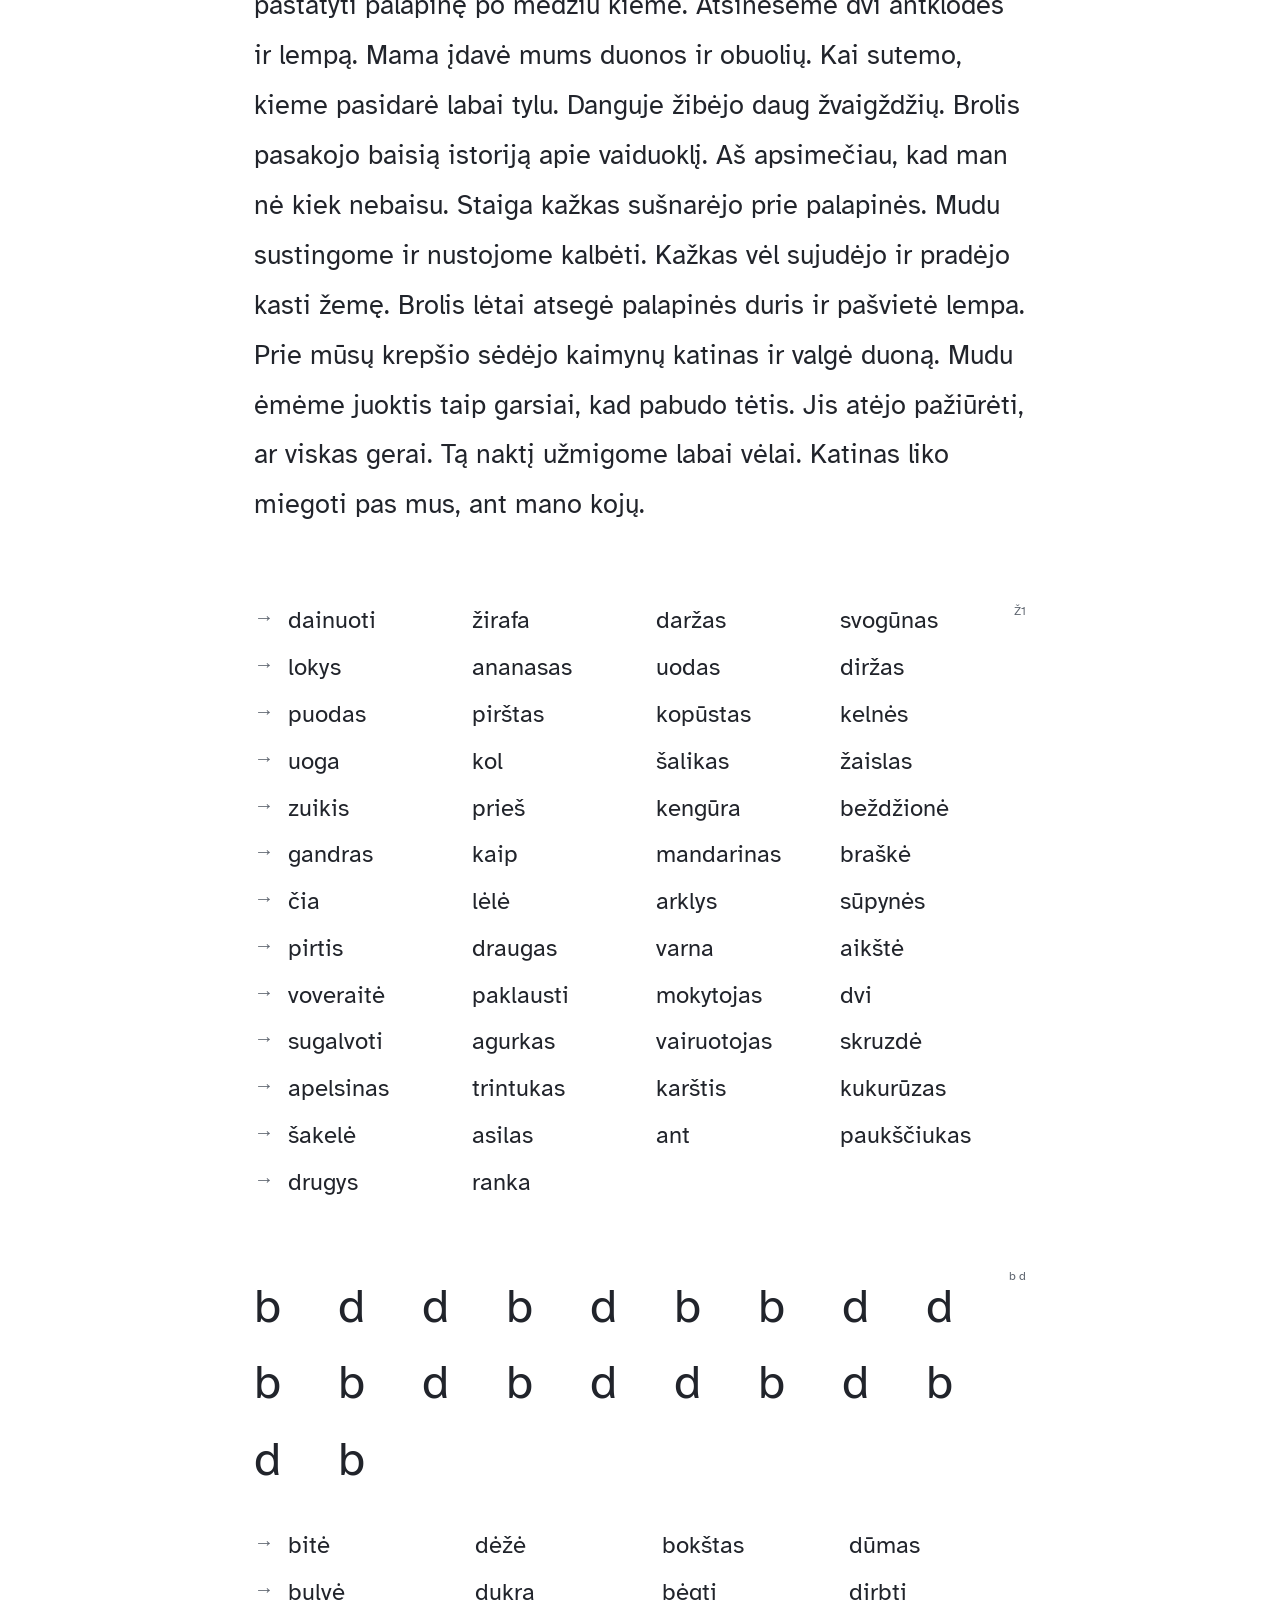
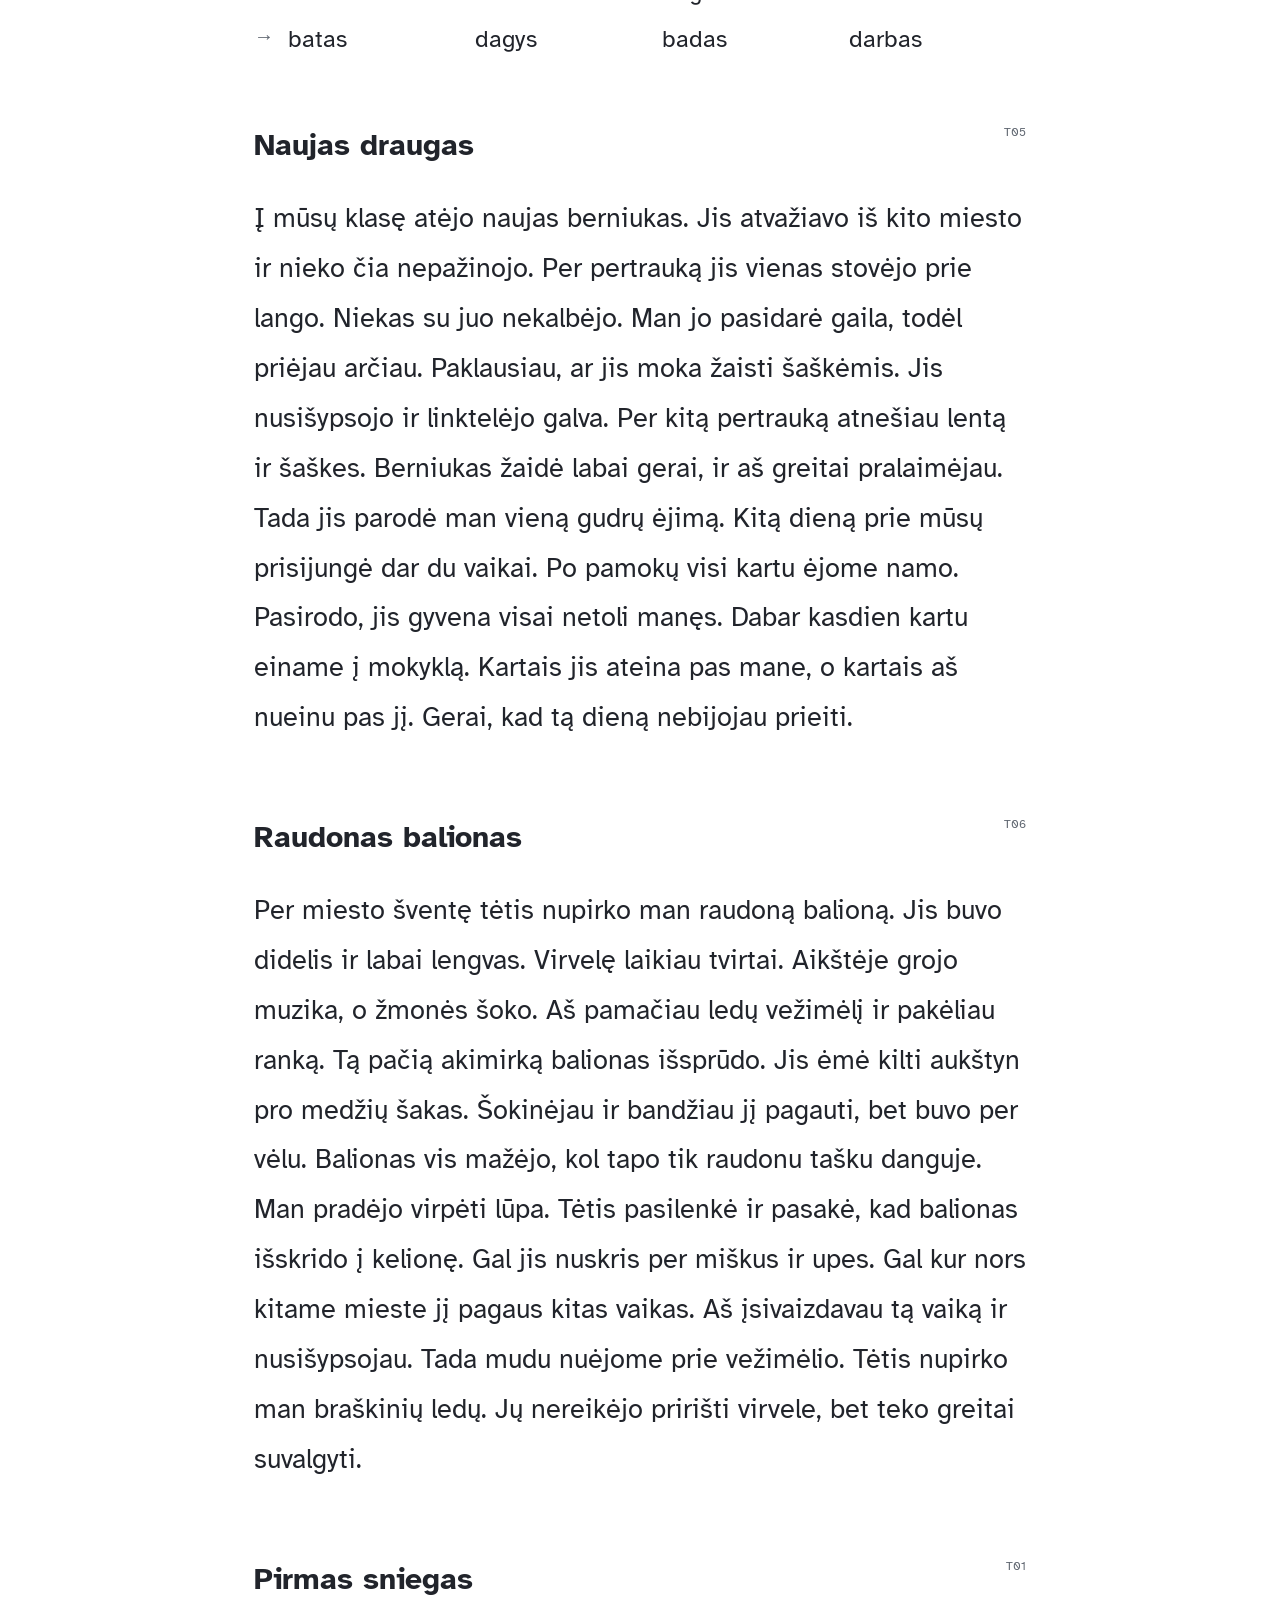
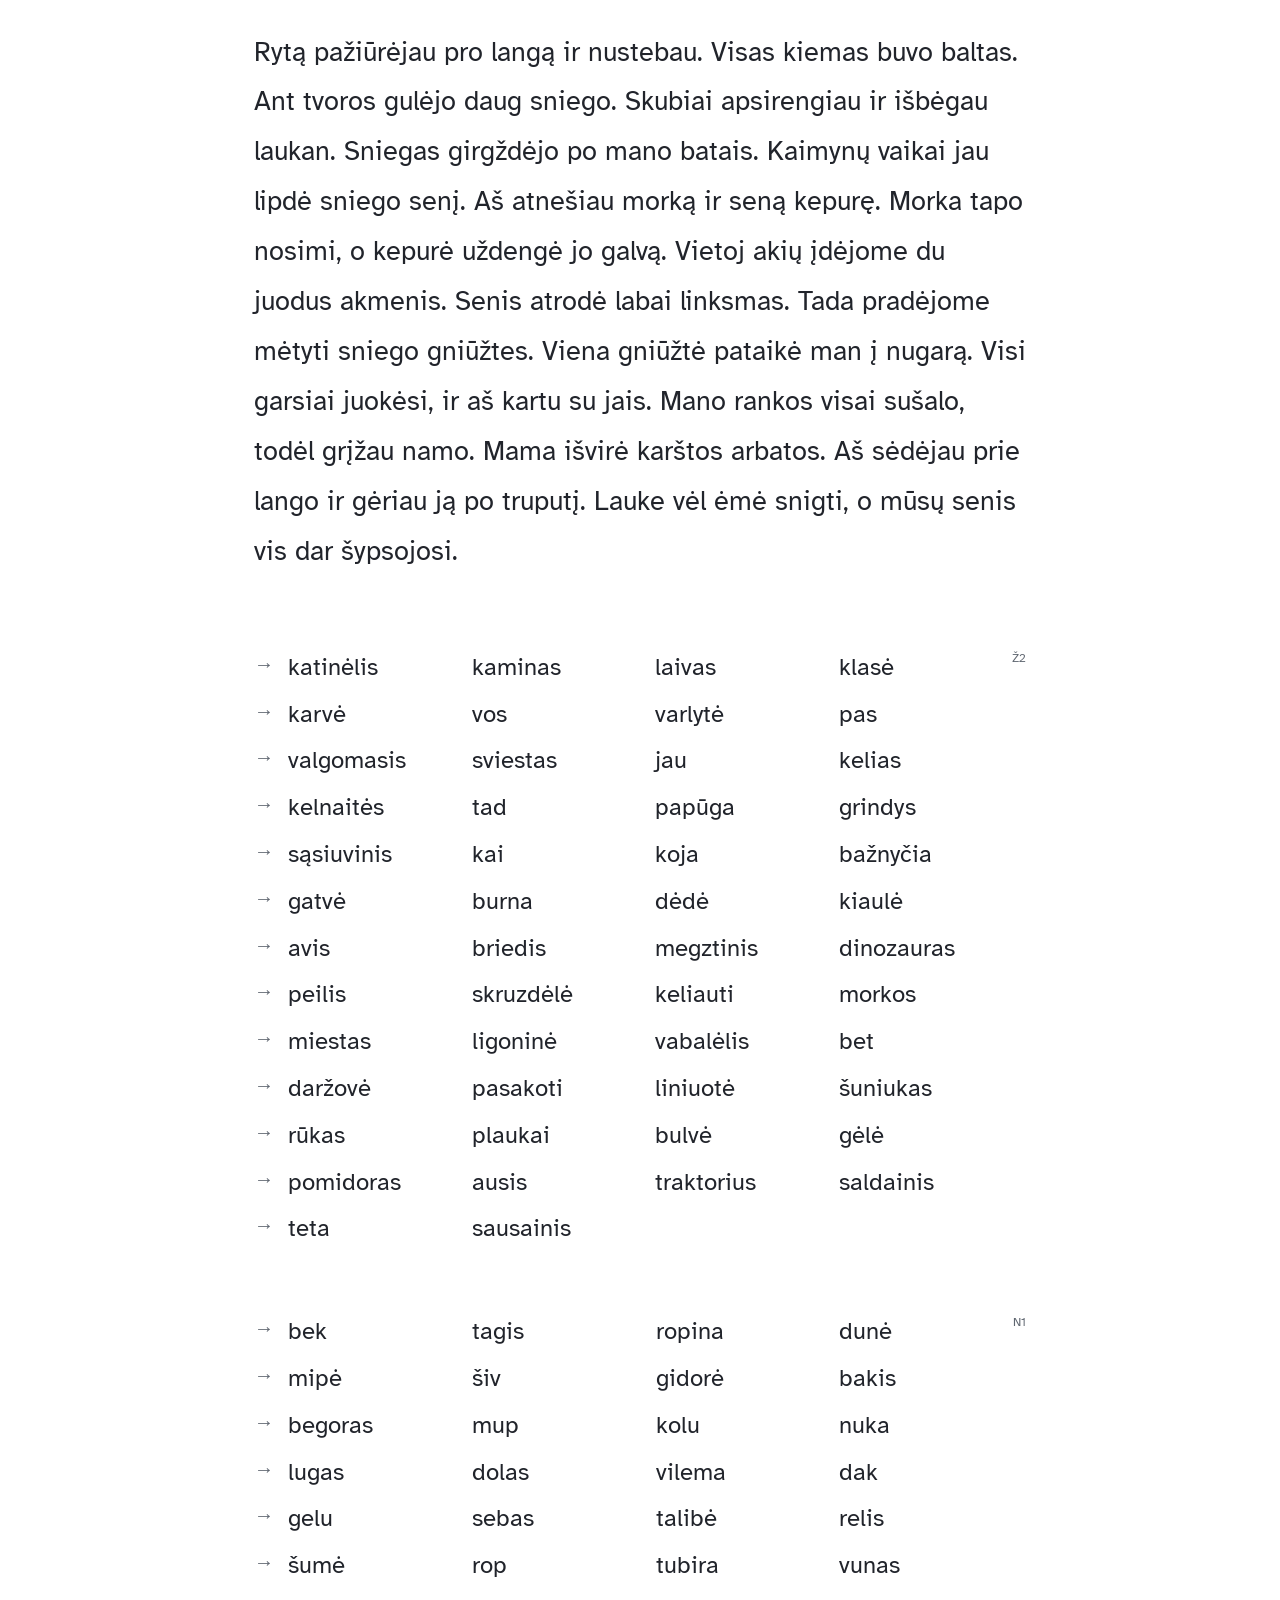
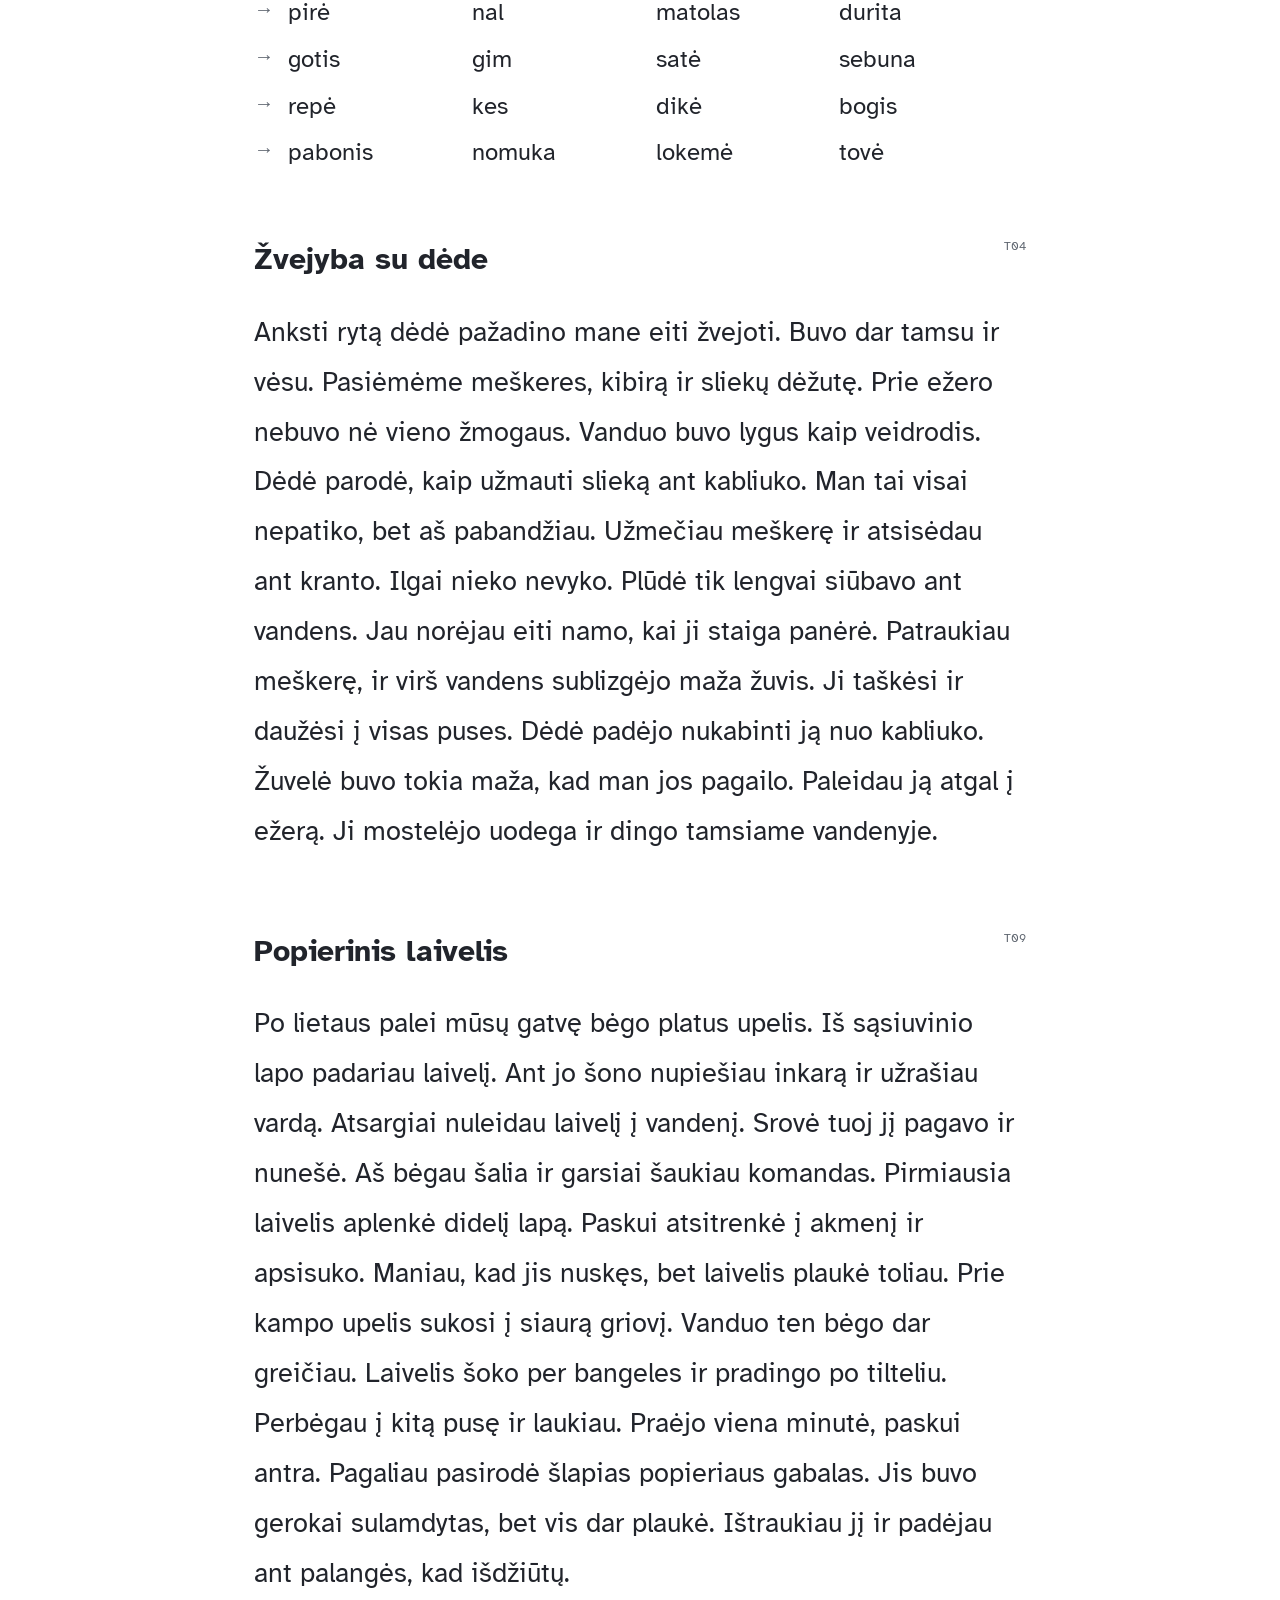
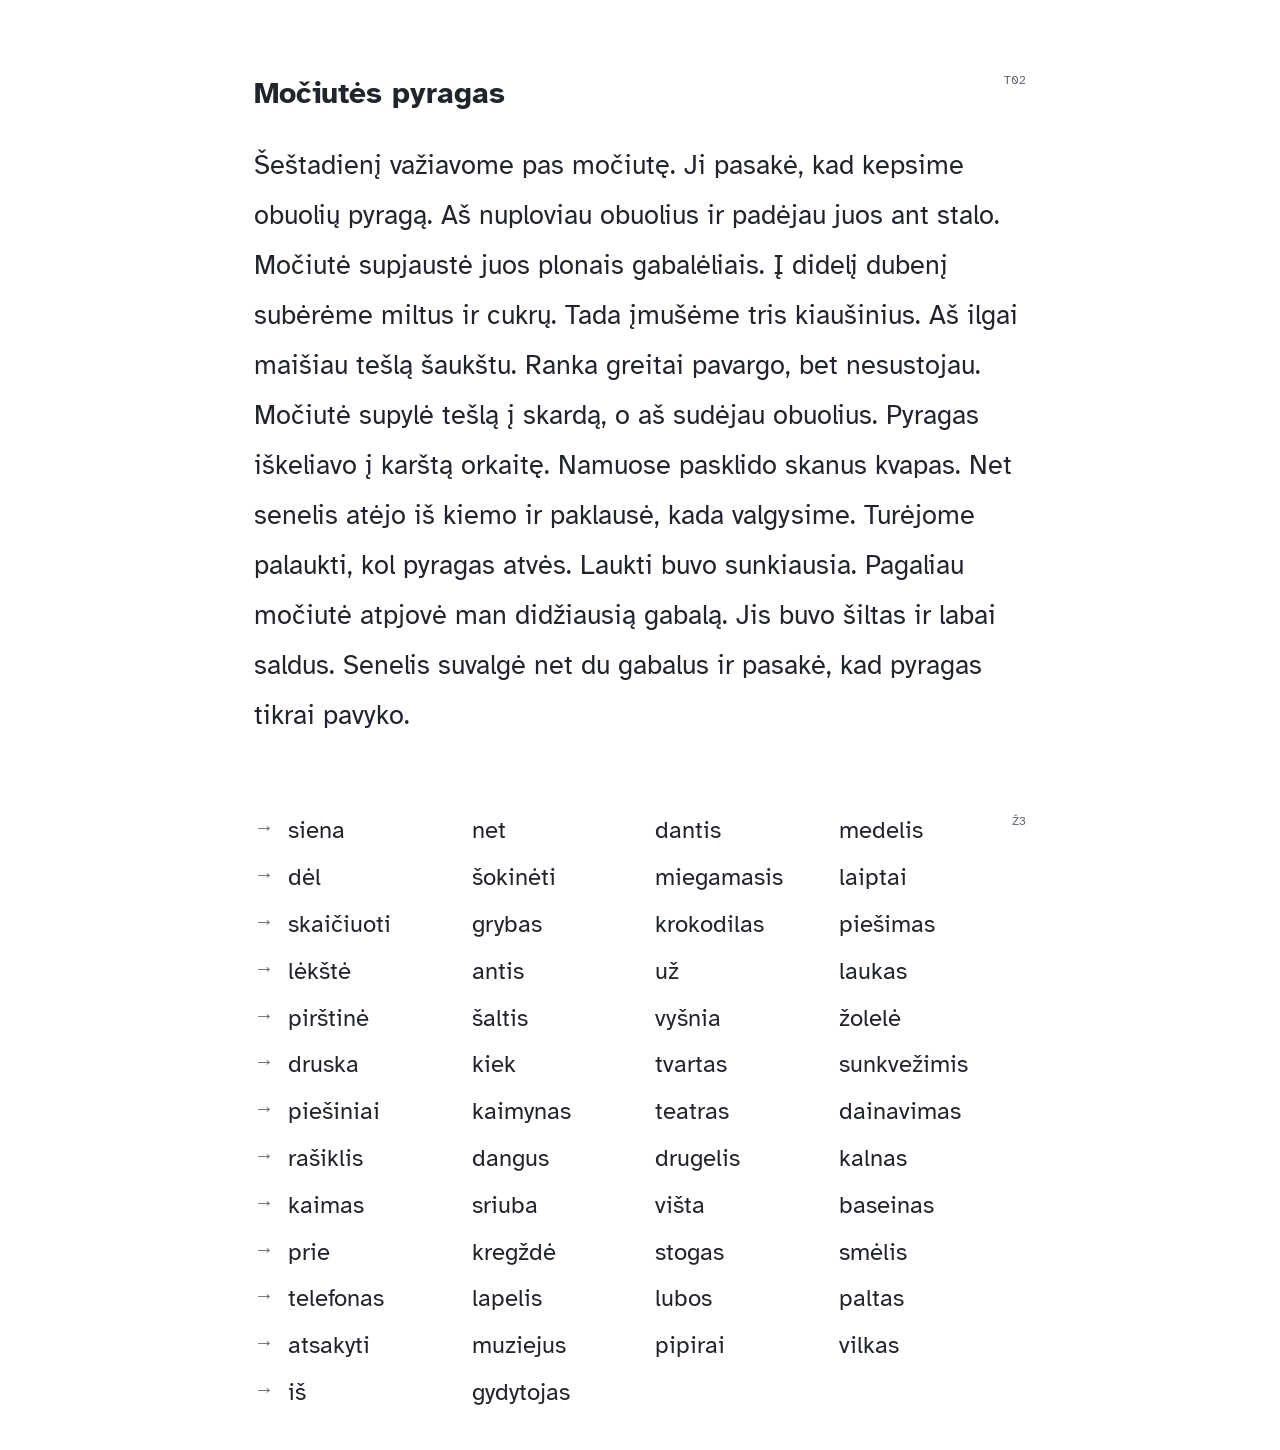
<file: printables/skaitymo-matavimas-vaikui.html>
<!DOCTYPE html>
<html lang="lt">
<head>
<meta charset="UTF-8">
<meta name="viewport" content="width=device-width, initial-scale=1.0">
<meta name="robots" content="noindex">
<title>Skaitymo lapai</title>
<link rel="preconnect" href="https://fonts.googleapis.com">
<link href="https://fonts.googleapis.com/css2?family=Atkinson+Hyperlegible:ital,wght@0,400;0,700&display=swap" rel="stylesheet">
<style>
:root{--ink:#21242b;--grid:#dfe6ef;--accent:#1d5fad;--soft:#eaf1f9;--paper:#fff;--muted:#5f6670}
*{margin:0;padding:0;box-sizing:border-box}
body{font-family:"Atkinson Hyperlegible",Arial,sans-serif;color:var(--ink);background:var(--paper);line-height:1.45;font-size:15px}
.page{max-width:820px;margin:0 auto;padding:28px 24px 40px}
h1{font-size:23px;border-bottom:3px solid var(--ink);padding-bottom:8px;margin-bottom:14px}
h2{font-size:16.5px;margin:18px 0 6px;color:var(--accent)}
p,li{margin-bottom:5px} ol,ul{padding-left:20px}
table{width:100%;border-collapse:collapse;margin:6px 0 10px}
th,td{border:1px solid var(--ink);padding:4px 7px;text-align:left;vertical-align:top;font-size:13.5px}
th{background:var(--soft)}
.say{border-left:4px solid var(--accent);background:var(--soft);padding:8px 12px;margin:6px 0 10px;font-weight:700}
.muted{color:var(--muted);font-size:13px}
.break{break-before:page;page-break-before:always}
.score td.c{white-space:nowrap;text-align:right;width:70px;color:var(--muted);font-size:12.5px}
.score td.t{font-size:16px;line-height:2.05}
.grid4{display:grid;grid-template-columns:repeat(4,1fr);gap:3px 16px}
.grid4 span{padding:3px 0}
.fill{height:26px}
.child h1{border:0;font-size:30px;margin-bottom:18px}
.child .text{font-size:27px;line-height:1.85}
.child .list{display:grid;grid-template-columns:auto repeat(4,1fr);gap:12px 10px;font-size:24px}
.child .list .arrow{color:var(--muted);font-size:20px;padding-right:4px}
.child .bd{font-size:48px;letter-spacing:22px;line-height:1.6}
.code{float:right;font-size:12px;color:var(--muted)}
@media print{.page{padding:6mm;max-width:none}a{color:inherit;text-decoration:none}}
@media (max-width:560px){.grid4{grid-template-columns:repeat(2,1fr)}.child .text{font-size:23px}.child .list{font-size:19px;gap:10px 8px}}
</style>
</head>
<body class="child">
<div class="page"><span class="code">T08</span><h1>Pamiršta kuprinė</h1><p class="text">Rytą vos spėjau į autobusą. Atsisėdau prie lango ir žiūrėjau į gatvę. Kuprinę padėjau šalia savęs ant sėdynės. Autobusas buvo pilnas žmonių, todėl netrukus atsistojau ir užleidau vietą senai moteriai. Kai sustojome prie mokyklos, skubiai išlipau. Tik prie durų pajutau, kad mano pečiai lengvi. Kuprinė liko autobuse! Ten buvo knygos, sąsiuviniai ir pietūs. Širdis ėmė smarkiai plakti. Nubėgau pas mokytoją ir viską papasakojau. Ji paskambino į autobusų stotį. Reikėjo tik palaukti. Per pirmą pamoką negalėjau galvoti apie nieką kitą. Per pertrauką į klasę atėjo vairuotojas. Rankoje jis laikė mano kuprinę. Pasirodo, ta sena moteris ją rado ir atidavė jam. Padėkojau jam net du kartus. Dabar kuprinę visada laikau ant kelių.</p></div><div class="page break"><span class="code">T07</span><h1>Gudri ožka</h1><p class="text">Mano teta gyvena kaime ir augina ožką. Ožka vardu Baltė yra labai gudri. Vieną rytą ji atrišo virvę ir išėjo iš tvarto. Pirmiausia nuėjo tiesiai į daržą. Ten suėdė visas morkas ir kopūstus. Paskui užlipo ant suolo, o nuo suolo ant stalo. Ant stalo stovėjo pintinė su bandelėmis. Ožka įkišo nosį ir ėmė kramtyti bandeles. Teta išėjo į kiemą ir net suplojo rankomis. Ji šaukė, o ožka tik žiūrėjo ir kramtė toliau. Aš atnešiau kibirą su grūdais ir lėtai ėjau į tvartą. Baltė nušoko nuo stalo ir nusekė paskui mane. Greitai uždariau duris ir užrišau virvę dviem mazgais. Teta atsiduso ir pradėjo juoktis. Kitą rytą ji pastatė aukštesnę tvorą. Ožka atidžiai ją apžiūrėjo ir nuėjo šalin.</p></div><div class="page break"><span class="code">T03</span><h1>Palapinė kieme</h1><p class="text">Vasarą su broliu nusprendėme miegoti lauke. Tėtis padėjo pastatyti palapinę po medžiu kieme. Atsinešėme dvi antklodes ir lempą. Mama įdavė mums duonos ir obuolių. Kai sutemo, kieme pasidarė labai tylu. Danguje žibėjo daug žvaigždžių. Brolis pasakojo baisią istoriją apie vaiduoklį. Aš apsimečiau, kad man nė kiek nebaisu. Staiga kažkas sušnarėjo prie palapinės. Mudu sustingome ir nustojome kalbėti. Kažkas vėl sujudėjo ir pradėjo kasti žemę. Brolis lėtai atsegė palapinės duris ir pašvietė lempa. Prie mūsų krepšio sėdėjo kaimynų katinas ir valgė duoną. Mudu ėmėme juoktis taip garsiai, kad pabudo tėtis. Jis atėjo pažiūrėti, ar viskas gerai. Tą naktį užmigome labai vėlai. Katinas liko miegoti pas mus, ant mano kojų.</p></div><div class="page break"><span class="code">Ž1</span><div class="list"><span class="arrow">→</span><span>dainuoti</span><span>žirafa</span><span>daržas</span><span>svogūnas</span><span class="arrow">→</span><span>lokys</span><span>ananasas</span><span>uodas</span><span>diržas</span><span class="arrow">→</span><span>puodas</span><span>pirštas</span><span>kopūstas</span><span>kelnės</span><span class="arrow">→</span><span>uoga</span><span>kol</span><span>šalikas</span><span>žaislas</span><span class="arrow">→</span><span>zuikis</span><span>prieš</span><span>kengūra</span><span>beždžionė</span><span class="arrow">→</span><span>gandras</span><span>kaip</span><span>mandarinas</span><span>braškė</span><span class="arrow">→</span><span>čia</span><span>lėlė</span><span>arklys</span><span>sūpynės</span><span class="arrow">→</span><span>pirtis</span><span>draugas</span><span>varna</span><span>aikštė</span><span class="arrow">→</span><span>voveraitė</span><span>paklausti</span><span>mokytojas</span><span>dvi</span><span class="arrow">→</span><span>sugalvoti</span><span>agurkas</span><span>vairuotojas</span><span>skruzdė</span><span class="arrow">→</span><span>apelsinas</span><span>trintukas</span><span>karštis</span><span>kukurūzas</span><span class="arrow">→</span><span>šakelė</span><span>asilas</span><span>ant</span><span>paukščiukas</span><span class="arrow">→</span><span>drugys</span><span>ranka</span></div></div><div class="page break"><span class="code">b d</span><p class="bd">b d d b d b b d d b b d b d d b d b d b</p><div class="list" style="margin-top:30px"><span class="arrow">→</span><span>bitė</span><span>dėžė</span><span>bokštas</span><span>dūmas</span><span class="arrow">→</span><span>bulvė</span><span>dukra</span><span>bėgti</span><span>dirbti</span><span class="arrow">→</span><span>batas</span><span>dagys</span><span>badas</span><span>darbas</span></div></div><div class="page break"><span class="code">T05</span><h1>Naujas draugas</h1><p class="text">Į mūsų klasę atėjo naujas berniukas. Jis atvažiavo iš kito miesto ir nieko čia nepažinojo. Per pertrauką jis vienas stovėjo prie lango. Niekas su juo nekalbėjo. Man jo pasidarė gaila, todėl priėjau arčiau. Paklausiau, ar jis moka žaisti šaškėmis. Jis nusišypsojo ir linktelėjo galva. Per kitą pertrauką atnešiau lentą ir šaškes. Berniukas žaidė labai gerai, ir aš greitai pralaimėjau. Tada jis parodė man vieną gudrų ėjimą. Kitą dieną prie mūsų prisijungė dar du vaikai. Po pamokų visi kartu ėjome namo. Pasirodo, jis gyvena visai netoli manęs. Dabar kasdien kartu einame į mokyklą. Kartais jis ateina pas mane, o kartais aš nueinu pas jį. Gerai, kad tą dieną nebijojau prieiti.</p></div><div class="page break"><span class="code">T06</span><h1>Raudonas balionas</h1><p class="text">Per miesto šventę tėtis nupirko man raudoną balioną. Jis buvo didelis ir labai lengvas. Virvelę laikiau tvirtai. Aikštėje grojo muzika, o žmonės šoko. Aš pamačiau ledų vežimėlį ir pakėliau ranką. Tą pačią akimirką balionas išsprūdo. Jis ėmė kilti aukštyn pro medžių šakas. Šokinėjau ir bandžiau jį pagauti, bet buvo per vėlu. Balionas vis mažėjo, kol tapo tik raudonu tašku danguje. Man pradėjo virpėti lūpa. Tėtis pasilenkė ir pasakė, kad balionas išskrido į kelionę. Gal jis nuskris per miškus ir upes. Gal kur nors kitame mieste jį pagaus kitas vaikas. Aš įsivaizdavau tą vaiką ir nusišypsojau. Tada mudu nuėjome prie vežimėlio. Tėtis nupirko man braškinių ledų. Jų nereikėjo pririšti virvele, bet teko greitai suvalgyti.</p></div><div class="page break"><span class="code">T01</span><h1>Pirmas sniegas</h1><p class="text">Rytą pažiūrėjau pro langą ir nustebau. Visas kiemas buvo baltas. Ant tvoros gulėjo daug sniego. Skubiai apsirengiau ir išbėgau laukan. Sniegas girgždėjo po mano batais. Kaimynų vaikai jau lipdė sniego senį. Aš atnešiau morką ir seną kepurę. Morka tapo nosimi, o kepurė uždengė jo galvą. Vietoj akių įdėjome du juodus akmenis. Senis atrodė labai linksmas. Tada pradėjome mėtyti sniego gniūžtes. Viena gniūžtė pataikė man į nugarą. Visi garsiai juokėsi, ir aš kartu su jais. Mano rankos visai sušalo, todėl grįžau namo. Mama išvirė karštos arbatos. Aš sėdėjau prie lango ir gėriau ją po truputį. Lauke vėl ėmė snigti, o mūsų senis vis dar šypsojosi.</p></div><div class="page break"><span class="code">Ž2</span><div class="list"><span class="arrow">→</span><span>katinėlis</span><span>kaminas</span><span>laivas</span><span>klasė</span><span class="arrow">→</span><span>karvė</span><span>vos</span><span>varlytė</span><span>pas</span><span class="arrow">→</span><span>valgomasis</span><span>sviestas</span><span>jau</span><span>kelias</span><span class="arrow">→</span><span>kelnaitės</span><span>tad</span><span>papūga</span><span>grindys</span><span class="arrow">→</span><span>sąsiuvinis</span><span>kai</span><span>koja</span><span>bažnyčia</span><span class="arrow">→</span><span>gatvė</span><span>burna</span><span>dėdė</span><span>kiaulė</span><span class="arrow">→</span><span>avis</span><span>briedis</span><span>megztinis</span><span>dinozauras</span><span class="arrow">→</span><span>peilis</span><span>skruzdėlė</span><span>keliauti</span><span>morkos</span><span class="arrow">→</span><span>miestas</span><span>ligoninė</span><span>vabalėlis</span><span>bet</span><span class="arrow">→</span><span>daržovė</span><span>pasakoti</span><span>liniuotė</span><span>šuniukas</span><span class="arrow">→</span><span>rūkas</span><span>plaukai</span><span>bulvė</span><span>gėlė</span><span class="arrow">→</span><span>pomidoras</span><span>ausis</span><span>traktorius</span><span>saldainis</span><span class="arrow">→</span><span>teta</span><span>sausainis</span></div></div><div class="page break"><span class="code">N1</span><div class="list"><span class="arrow">→</span><span>bek</span><span>tagis</span><span>ropina</span><span>dunė</span><span class="arrow">→</span><span>mipė</span><span>šiv</span><span>gidorė</span><span>bakis</span><span class="arrow">→</span><span>begoras</span><span>mup</span><span>kolu</span><span>nuka</span><span class="arrow">→</span><span>lugas</span><span>dolas</span><span>vilema</span><span>dak</span><span class="arrow">→</span><span>gelu</span><span>sebas</span><span>talibė</span><span>relis</span><span class="arrow">→</span><span>šumė</span><span>rop</span><span>tubira</span><span>vunas</span><span class="arrow">→</span><span>pirė</span><span>nal</span><span>matolas</span><span>durita</span><span class="arrow">→</span><span>gotis</span><span>gim</span><span>satė</span><span>sebuna</span><span class="arrow">→</span><span>repė</span><span>kes</span><span>dikė</span><span>bogis</span><span class="arrow">→</span><span>pabonis</span><span>nomuka</span><span>lokemė</span><span>tovė</span></div></div><div class="page break"><span class="code">T04</span><h1>Žvejyba su dėde</h1><p class="text">Anksti rytą dėdė pažadino mane eiti žvejoti. Buvo dar tamsu ir vėsu. Pasiėmėme meškeres, kibirą ir sliekų dėžutę. Prie ežero nebuvo nė vieno žmogaus. Vanduo buvo lygus kaip veidrodis. Dėdė parodė, kaip užmauti slieką ant kabliuko. Man tai visai nepatiko, bet aš pabandžiau. Užmečiau meškerę ir atsisėdau ant kranto. Ilgai nieko nevyko. Plūdė tik lengvai siūbavo ant vandens. Jau norėjau eiti namo, kai ji staiga panėrė. Patraukiau meškerę, ir virš vandens sublizgėjo maža žuvis. Ji taškėsi ir daužėsi į visas puses. Dėdė padėjo nukabinti ją nuo kabliuko. Žuvelė buvo tokia maža, kad man jos pagailo. Paleidau ją atgal į ežerą. Ji mostelėjo uodega ir dingo tamsiame vandenyje.</p></div><div class="page break"><span class="code">T09</span><h1>Popierinis laivelis</h1><p class="text">Po lietaus palei mūsų gatvę bėgo platus upelis. Iš sąsiuvinio lapo padariau laivelį. Ant jo šono nupiešiau inkarą ir užrašiau vardą. Atsargiai nuleidau laivelį į vandenį. Srovė tuoj jį pagavo ir nunešė. Aš bėgau šalia ir garsiai šaukiau komandas. Pirmiausia laivelis aplenkė didelį lapą. Paskui atsitrenkė į akmenį ir apsisuko. Maniau, kad jis nuskęs, bet laivelis plaukė toliau. Prie kampo upelis sukosi į siaurą griovį. Vanduo ten bėgo dar greičiau. Laivelis šoko per bangeles ir pradingo po tilteliu. Perbėgau į kitą pusę ir laukiau. Praėjo viena minutė, paskui antra. Pagaliau pasirodė šlapias popieriaus gabalas. Jis buvo gerokai sulamdytas, bet vis dar plaukė. Ištraukiau jį ir padėjau ant palangės, kad išdžiūtų.</p></div><div class="page break"><span class="code">T02</span><h1>Močiutės pyragas</h1><p class="text">Šeštadienį važiavome pas močiutę. Ji pasakė, kad kepsime obuolių pyragą. Aš nuploviau obuolius ir padėjau juos ant stalo. Močiutė supjaustė juos plonais gabalėliais. Į didelį dubenį subėrėme miltus ir cukrų. Tada įmušėme tris kiaušinius. Aš ilgai maišiau tešlą šaukštu. Ranka greitai pavargo, bet nesustojau. Močiutė supylė tešlą į skardą, o aš sudėjau obuolius. Pyragas iškeliavo į karštą orkaitę. Namuose pasklido skanus kvapas. Net senelis atėjo iš kiemo ir paklausė, kada valgysime. Turėjome palaukti, kol pyragas atvės. Laukti buvo sunkiausia. Pagaliau močiutė atpjovė man didžiausią gabalą. Jis buvo šiltas ir labai saldus. Senelis suvalgė net du gabalus ir pasakė, kad pyragas tikrai pavyko.</p></div><div class="page break"><span class="code">Ž3</span><div class="list"><span class="arrow">→</span><span>siena</span><span>net</span><span>dantis</span><span>medelis</span><span class="arrow">→</span><span>dėl</span><span>šokinėti</span><span>miegamasis</span><span>laiptai</span><span class="arrow">→</span><span>skaičiuoti</span><span>grybas</span><span>krokodilas</span><span>piešimas</span><span class="arrow">→</span><span>lėkštė</span><span>antis</span><span>už</span><span>laukas</span><span class="arrow">→</span><span>pirštinė</span><span>šaltis</span><span>vyšnia</span><span>žolelė</span><span class="arrow">→</span><span>druska</span><span>kiek</span><span>tvartas</span><span>sunkvežimis</span><span class="arrow">→</span><span>piešiniai</span><span>kaimynas</span><span>teatras</span><span>dainavimas</span><span class="arrow">→</span><span>rašiklis</span><span>dangus</span><span>drugelis</span><span>kalnas</span><span class="arrow">→</span><span>kaimas</span><span>sriuba</span><span>višta</span><span>baseinas</span><span class="arrow">→</span><span>prie</span><span>kregždė</span><span>stogas</span><span>smėlis</span><span class="arrow">→</span><span>telefonas</span><span>lapelis</span><span>lubos</span><span>paltas</span><span class="arrow">→</span><span>atsakyti</span><span>muziejus</span><span>pipirai</span><span>vilkas</span><span class="arrow">→</span><span>iš</span><span>gydytojas</span></div></div>
</body>
</html>
</file>
